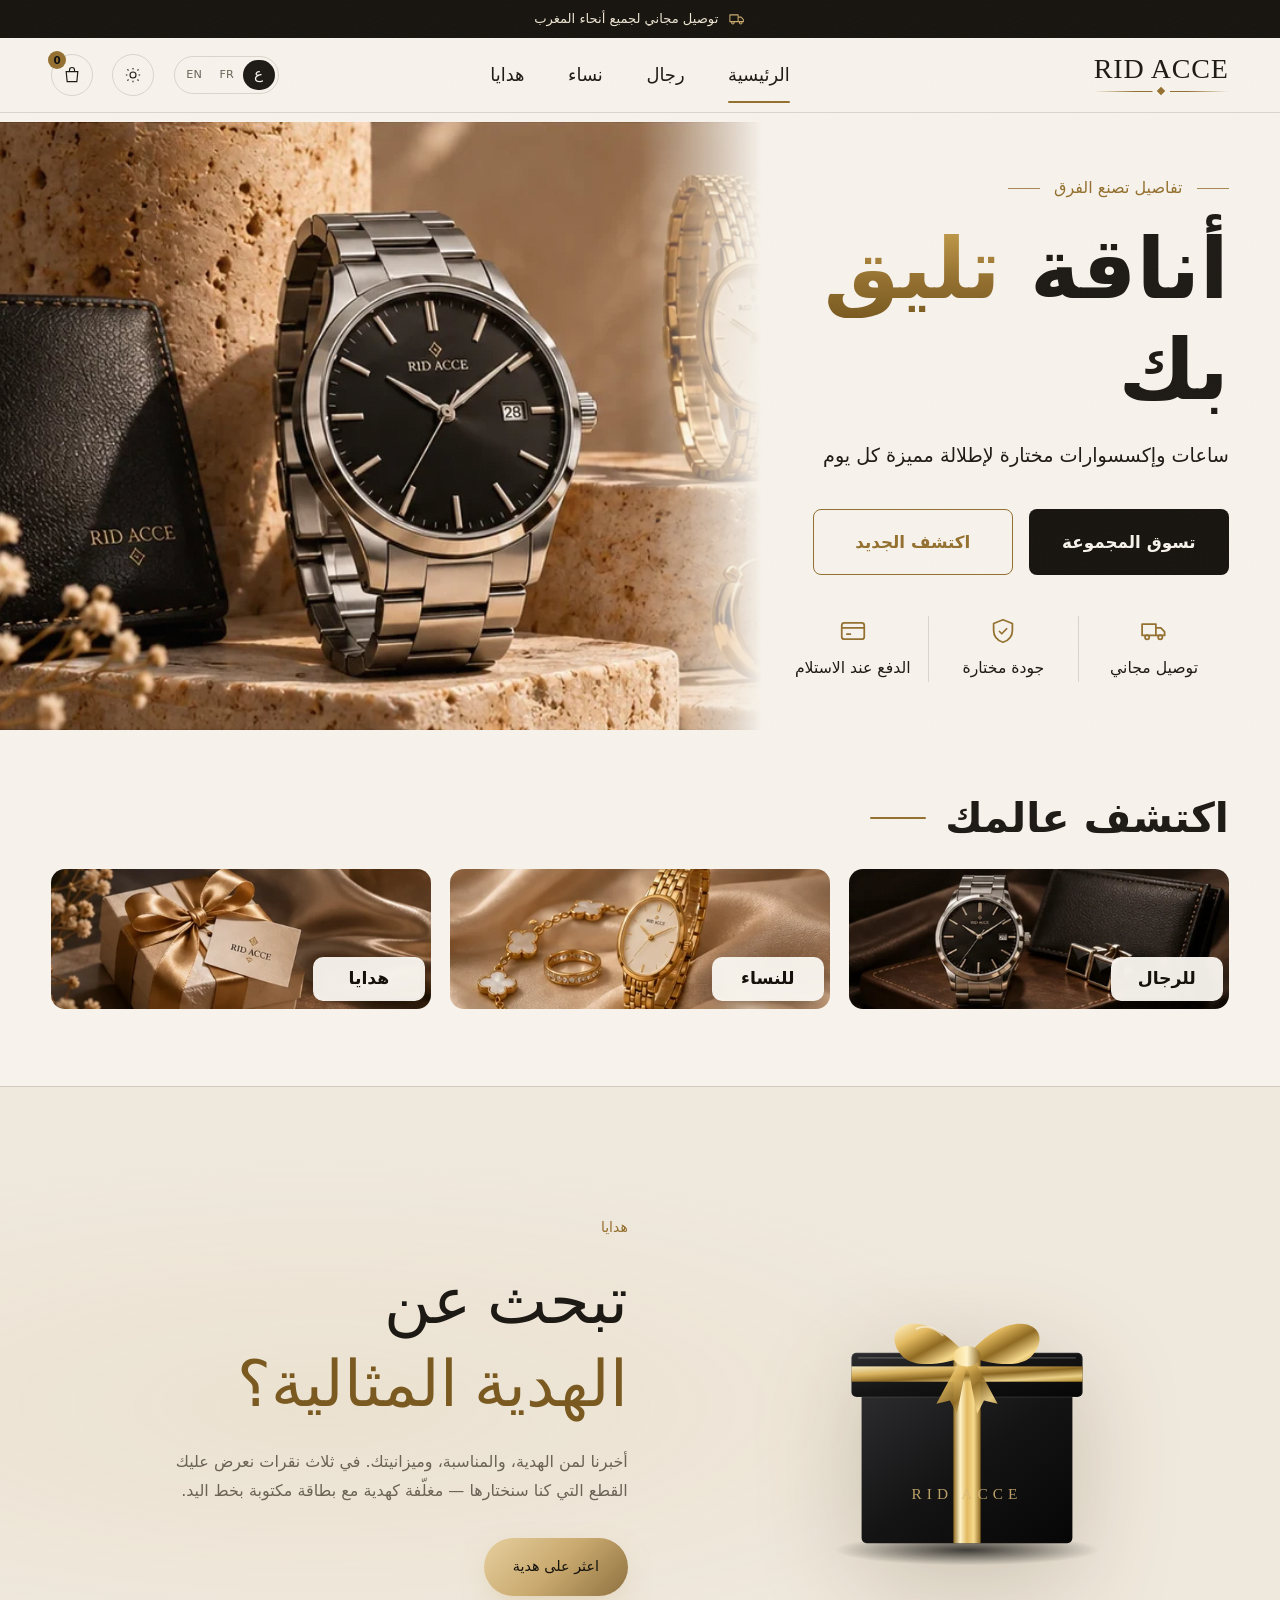
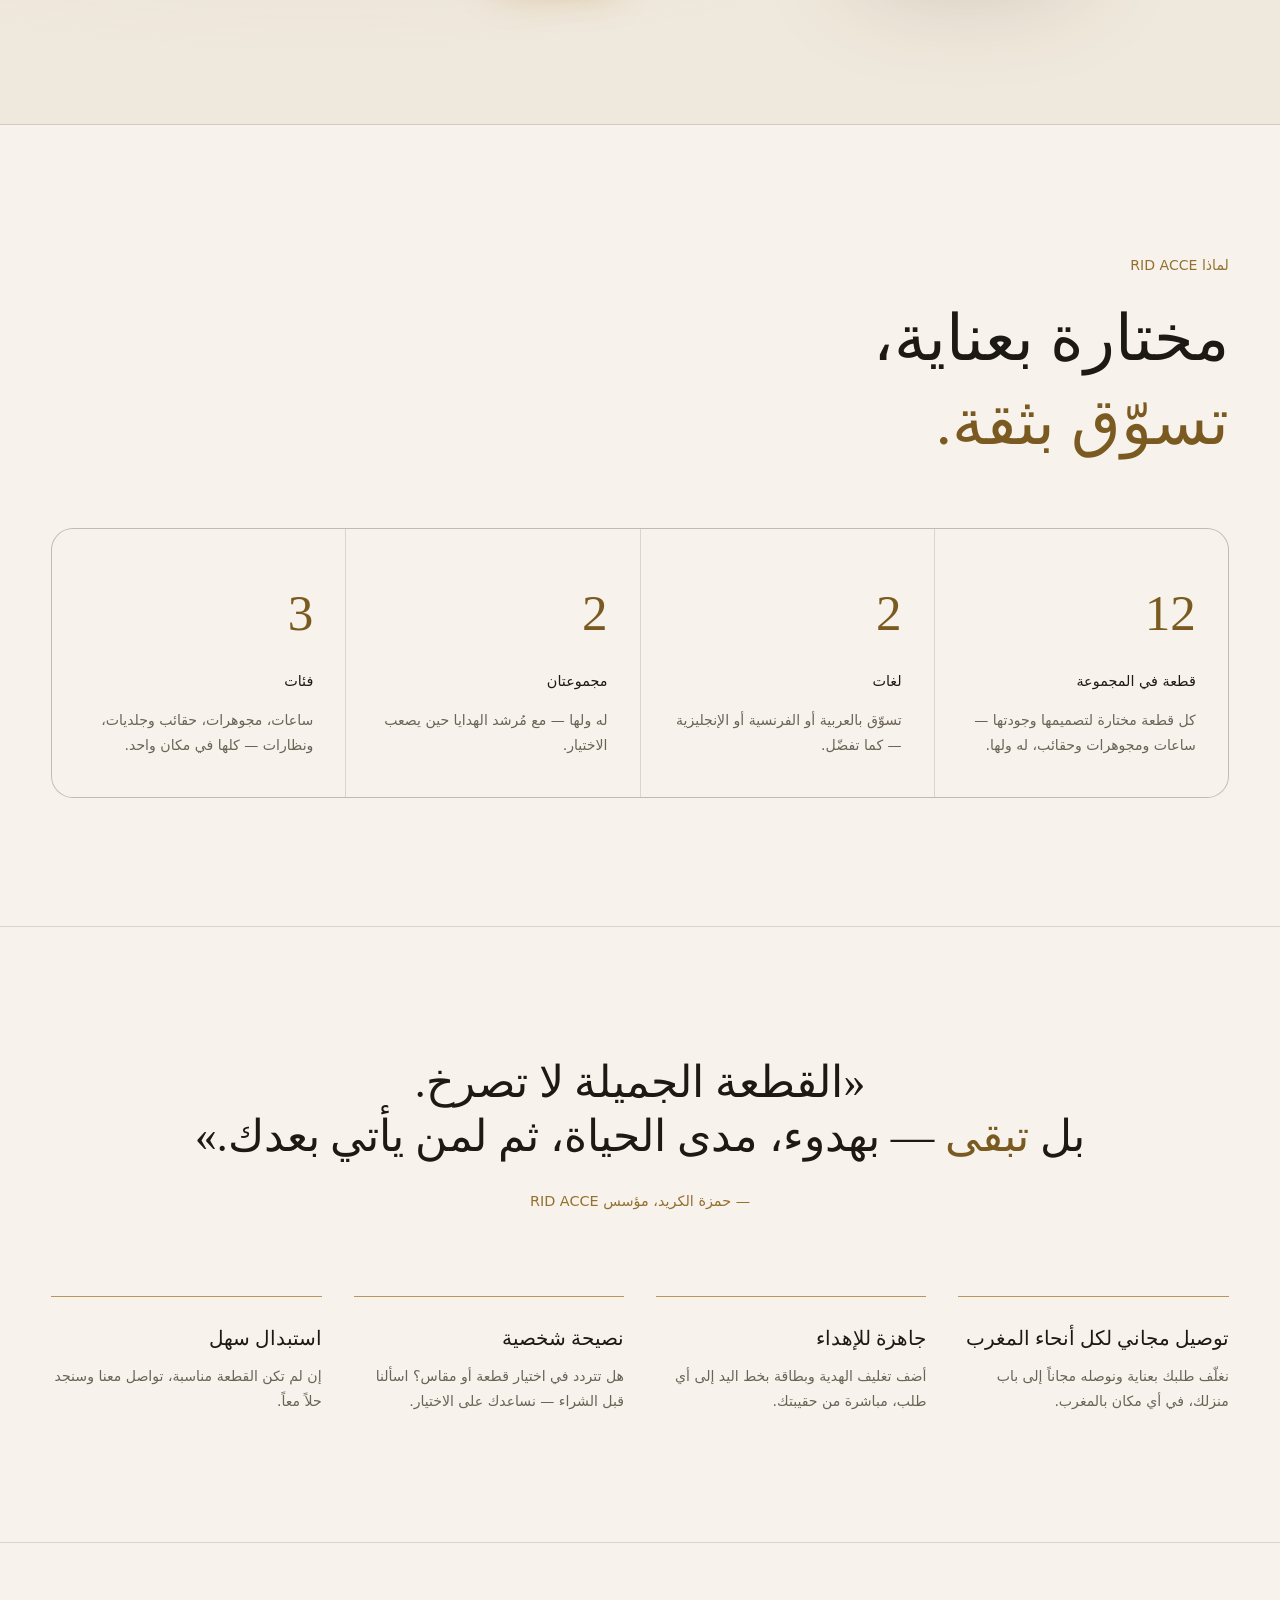
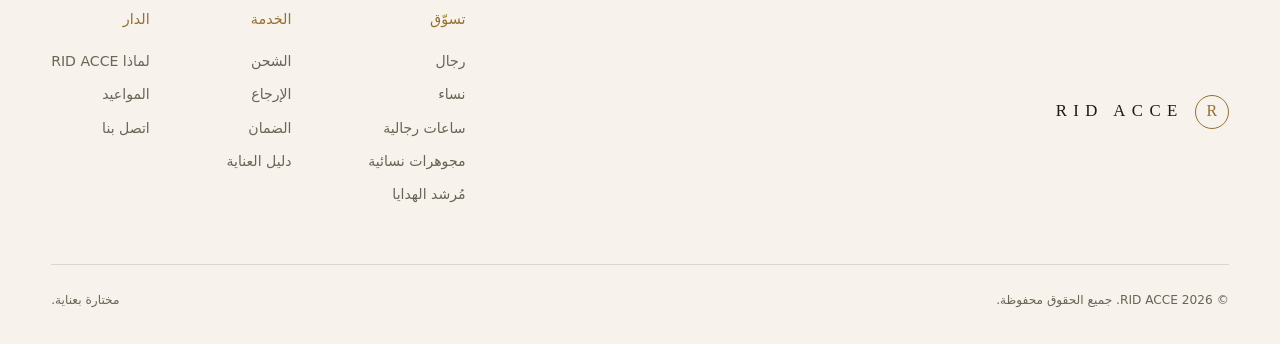
<file: index.html>
<!doctype html>
<html lang="ar" dir="rtl" data-theme="light">
<head>
  <meta charset="utf-8" />
  <meta http-equiv="Content-Security-Policy" content="default-src 'self'; script-src 'self' 'sha256-Z4vJcXo1nuBd4HbMQh7oSeFS3392m74tCaNqXwJExes='; style-src 'self' 'unsafe-inline' https://fonts.googleapis.com; font-src 'self' https://fonts.gstatic.com; img-src 'self' data: blob: https://afdgokyvhijffygvjqem.supabase.co; connect-src 'self' https://afdgokyvhijffygvjqem.supabase.co; object-src 'none'; base-uri 'self'; form-action 'self'; upgrade-insecure-requests" />
  <meta name="referrer" content="strict-origin-when-cross-origin" />
  <meta name="viewport" content="width=device-width, initial-scale=1" />
  <title>RID ACCE — Watches, Accessories & Bags</title>
  <meta name="description" content="RID ACCE by Hamza Elkrid — watches, jewellery, accessories and bags for men and women. Prices in Moroccan dirhams." />
  <script>
    /* language + theme before first paint (Arabic and light by default) */
    (function () {
      var d = document.documentElement, l = "ar", t = "light";
      try { l = localStorage.getItem("aurele-lang") || "ar"; t = localStorage.getItem("aurele-theme") || "light"; } catch (e) {}
      if (["ar", "fr", "en"].indexOf(l) < 0) l = "ar";
      d.lang = l; d.dir = l === "ar" ? "rtl" : "ltr"; d.setAttribute("data-theme", t === "light" ? "light" : "dark");
      setTimeout(function () { d.classList.add("i18n-ready"); }, 1500);
    })();
  </script>
  <link rel="preconnect" href="https://fonts.googleapis.com" />
  <link rel="preconnect" href="https://fonts.gstatic.com" crossorigin />
  <link href="https://fonts.googleapis.com/css2?family=Amiri:wght@400;700&family=Fraunces:ital,opsz,wght@0,9..144,300;0,9..144,400;0,9..144,500;1,9..144,300;1,9..144,400&family=IBM+Plex+Sans+Arabic:wght@300;400;500;600;700&family=Manrope:wght@300;400;500;600&display=swap" rel="stylesheet" />
  <link rel="stylesheet" href="styles.css?v=17" />
</head>
<body data-page="home">
  <div class="grain" aria-hidden="true"></div>

  <!-- ============ HEADER ============ -->
  <header class="header" id="header">
    <div class="topbar"><svg viewBox="0 0 24 24" width="18" height="18" fill="none" stroke="currentColor" stroke-width="1.4" stroke-linejoin="round" aria-hidden="true"><path d="M2.5 6.5h11v9h-11z"/><path d="M13.5 9.5h4l3 3.2v2.8h-7"/><circle cx="6.5" cy="17" r="1.7"/><circle cx="17" cy="17" r="1.7"/></svg><span data-i18n="topbar">Free delivery across Morocco</span></div>
    <div class="header-row">
    <a href="index.html" class="logo" aria-label="RID ACCE">
      <span class="logo-word">RID ACCE</span><span class="logo-orn" aria-hidden="true"></span>
    </a>
    <nav class="nav" id="nav">
      <a href="index.html" data-nav="home" data-i18n="nav.home">Home</a>
      <a href="shop.html?g=men" data-nav="men" data-i18n="nav.men">Men</a>
      <a href="shop.html?g=women" data-nav="women" data-i18n="nav.women">Women</a>
      <a href="gifts.html" data-nav="gifts" data-i18n="nav.gifts">Gifts</a>
    </nav>
    <div class="header-actions">
      <div class="lang-switch" role="group" aria-label="Language · اللغة · Langue">
        <button data-lang="ar" lang="ar" title="العربية">ع</button>
        <button data-lang="fr" lang="fr" title="Français">FR</button>
        <button data-lang="en" lang="en" title="English">EN</button>
      </div>
      <button class="theme-btn" id="themeBtn" aria-label="Theme">
        <svg class="moon" viewBox="0 0 24 24" width="18" height="18" fill="none" stroke="currentColor" stroke-width="1.5" aria-hidden="true"><path d="M20.5 14.2A8.5 8.5 0 1 1 9.8 3.5a6.8 6.8 0 0 0 10.7 10.7z"/></svg>
        <svg class="sun" viewBox="0 0 24 24" width="18" height="18" fill="none" stroke="currentColor" stroke-width="1.5" aria-hidden="true"><circle cx="12" cy="12" r="4"/><path d="M12 2.5v2M12 19.5v2M4.6 4.6 6 6M18 18l1.4 1.4M2.5 12h2M19.5 12h2M4.6 19.4 6 18M18 6l1.4-1.4"/></svg>
      </button>
      <button class="bag-btn" id="bagBtn" aria-label="Bag">
        <svg viewBox="0 0 24 24" width="20" height="20" fill="none" stroke="currentColor" stroke-width="1.4" aria-hidden="true"><path d="M5 8h14l-1.2 12H6.2z"/><path d="M9 8V6a3 3 0 0 1 6 0v2"/></svg>
        <span class="bag-count" id="bagCount">0</span>
      </button>
      <button class="menu-btn" id="menuBtn" aria-label="Menu"><span></span><span></span></button>
    </div>
    </div>
  </header>

  <main id="top">
    <!-- ============ HERO ============ -->
    <section class="hero2">
      <div class="hero2-copy">
        <p class="hero2-eyebrow reveal" data-i18n="h2.eyebrow">Details that make the difference</p>
        <h1 class="hero2-title reveal" data-i18n-html="h2.title">Elegance <em>made</em> for you</h1>
        <p class="hero2-sub reveal" data-i18n="h2.sub">Watches and accessories, chosen for a distinctive look every day.</p>
        <div class="hero2-ctas reveal">
          <a href="shop.html" class="btn btn-ink" data-i18n="h2.ctaShop">Shop the collection</a>
          <a href="#world" class="btn btn-line" data-i18n="h2.ctaNew">Discover what's new</a>
        </div>
        <ul class="hero2-trust reveal">
          <li><svg viewBox="0 0 24 24" width="30" height="30" fill="none" stroke="currentColor" stroke-width="1.4" stroke-linejoin="round" aria-hidden="true"><path d="M2.5 6.5h11v9h-11z"/><path d="M13.5 9.5h4l3 3.2v2.8h-7"/><circle cx="6.5" cy="17" r="1.7"/><circle cx="17" cy="17" r="1.7"/></svg><span data-i18n="h2.trust1">Free delivery</span></li>
          <li><svg viewBox="0 0 24 24" width="30" height="30" fill="none" stroke="currentColor" stroke-width="1.4" stroke-linejoin="round" aria-hidden="true"><path d="M12 3 4.5 6v5.5c0 4.6 3.2 8 7.5 9.5 4.3-1.5 7.5-4.9 7.5-9.5V6z"/><path d="m8.8 12 2.2 2.2 4.3-4.4"/></svg><span data-i18n="h2.trust2">Selected quality</span></li>
          <li><svg viewBox="0 0 24 24" width="30" height="30" fill="none" stroke="currentColor" stroke-width="1.4" stroke-linejoin="round" aria-hidden="true"><rect x="3" y="5.5" width="18" height="13" rx="2"/><path d="M3 9.5h18M6.5 14.5h4"/></svg><span data-i18n="h2.trust3">Cash on delivery</span></li>
        </ul>
      </div>
      <div class="hero2-photo">
        <img src="images/brand/hero.webp" alt="" width="950" height="523" fetchpriority="high" decoding="async" />
      </div>
    </section>

    <!-- ============ DISCOVER YOUR WORLD ============ -->
    <section class="world" id="world">
      <h2 class="world-title reveal" data-i18n="world.title">Discover your world</h2>
      <div class="world-grid">
        <a href="shop.html?g=men" class="world-card reveal">
          <img src="images/brand/world-men.webp" alt="" width="1022" height="374" loading="lazy" decoding="async" />
          <span class="world-chip" data-i18n="world.men">For him</span>
        </a>
        <a href="shop.html?g=women" class="world-card reveal">
          <img src="images/brand/world-women.webp" alt="" width="994" height="374" loading="lazy" decoding="async" />
          <span class="world-chip" data-i18n="world.women">For her</span>
        </a>
        <a href="gifts.html" class="world-card reveal">
          <img src="images/brand/world-gifts.webp" alt="" width="1012" height="374" loading="lazy" decoding="async" />
          <span class="world-chip" data-i18n="world.gifts">Gifts</span>
        </a>
      </div>
    </section>

    <!-- ============ SPECIAL OFFERS (shown only when there are discounts or packs) ============ -->
    <section class="deals" id="deals" hidden>
      <div class="deals-head">
        <h2 class="world-title" data-i18n="deals.title">Special offers</h2>
        <p class="deals-sub" data-i18n="deals.sub">Discounts and packs, for a limited time.</p>
      </div>
      <div class="grid" id="dealsGrid"></div>
    </section>

    <!-- ============ GIFT FINDER TEASER ============ -->
    <section class="section teaser">
      <div class="teaser-watch reveal" id="teaserGift"></div>
      <div class="teaser-copy">
        <p class="eyebrow reveal" data-i18n="teaser.eyebrow">Cadeaux</p>
        <h2 class="section-title reveal" data-i18n-html="teaser.title">Looking for<br /><em>the perfect gift?</em></h2>
        <p class="reveal" data-i18n="teaser.p">Tell us who it's for, the occasion and your budget. In three taps we'll show you the pieces we would choose — gift-wrapped, with a handwritten card.</p>
        <a href="gifts.html" class="btn btn-gold reveal" data-i18n="teaser.btn">Find a gift</a>
      </div>
    </section>

    <!-- ============ CRAFT ============ -->
    <section class="section craft" id="craft">
      <p class="eyebrow reveal" data-i18n="craft.eyebrow">Why RID ACCE</p>
      <h2 class="section-title reveal" data-i18n-html="craft.title">Chosen with care,<br /><em>bought with confidence.</em></h2>
      <div class="craft-grid">
        <article class="craft-card reveal">
          <span class="craft-num" data-count="16" data-count-products>0</span>
          <h3 data-i18n="craft.1.h">Pieces in the collection</h3>
          <p data-i18n="craft.1.p">Every piece is chosen for its design and its quality — watches, jewellery and bags, for him and for her.</p>
        </article>
        <article class="craft-card reveal">
          <span class="craft-num" data-count="3">0</span>
          <h3 data-i18n="craft.2.h">Languages</h3>
          <p data-i18n="craft.2.p">Shop in Arabic, French or English — whichever feels like home.</p>
        </article>
        <article class="craft-card reveal">
          <span class="craft-num" data-count="2">0</span>
          <h3 data-i18n="craft.3.h">Collections</h3>
          <p data-i18n="craft.3.p">For him and for her — plus a Gift Finder when you're not sure what to choose.</p>
        </article>
        <article class="craft-card reveal">
          <span class="craft-num" data-count="4">0</span>
          <h3 data-i18n="craft.4.h">Categories</h3>
          <p data-i18n="craft.4.p">Watches, jewellery, bags & leather, and eyewear — all in one place.</p>
        </article>
      </div>
    </section>

    <!-- ============ MAISON ============ -->
    <section class="section maison" id="maison">
      <blockquote class="reveal">
        <p data-i18n-html="maison.quote">“A beautiful object should not shout.<br />It should <em>stay</em> — quietly, for a lifetime, and then for someone else's.”</p>
        <cite data-i18n="maison.cite">— Hamza Elkrid, founder of RID ACCE</cite>
      </blockquote>
      <div class="promises">
        <div class="reveal"><h4 data-i18n="promise.1.h">Free delivery across Morocco</h4><p data-i18n="promise.1.p">Carefully packed and delivered free of charge to your door, anywhere in Morocco.</p></div>
        <div class="reveal"><h4 data-i18n="promise.2.h">Gift-ready</h4><p data-i18n="promise.2.p">Add gift wrapping and a handwritten card to any order, right in your bag.</p></div>
        <div class="reveal"><h4 data-i18n="promise.3.h">Personal advice</h4><p data-i18n="promise.3.p">Not sure about a piece or a size? Ask us before you buy — we'll help you choose.</p></div>
        <div class="reveal"><h4 data-i18n="promise.4.h">Easy exchange</h4><p data-i18n="promise.4.p">If something isn't right, contact us and we'll find a solution together.</p></div>
      </div>
    </section>

  </main>

  <!-- ============ FOOTER ============ -->
  <footer class="footer">
    <div class="footer-top">
      <a href="index.html" class="logo"><span class="logo-mark">R</span><span class="logo-word">RID ACCE</span></a>
      <div class="footer-cols">
        <div><h5 data-i18n="footer.shop">Shop</h5><a href="shop.html?g=men" data-i18n="nav.men">Men</a><a href="shop.html?g=women" data-i18n="nav.women">Women</a><a href="shop.html?g=men&c=Watches" data-i18n="footer.menWatches">Men's watches</a><a href="shop.html?g=women&c=Jewellery" data-i18n="footer.womenJewellery">Women's jewellery</a><a href="gifts.html" data-i18n="footer.giftFinder">Gift Finder</a></div>
        <div><h5 data-i18n="footer.service">Service</h5><a href="index.html#maison" data-i18n="footer.shipping">Shipping</a><a href="index.html#maison" data-i18n="footer.returns">Returns</a><a href="index.html#maison" data-i18n="footer.warranty">Warranty</a><a href="index.html#maison" data-i18n="footer.care">Care guide</a></div>
        <div><h5 data-i18n="footer.maison">Maison</h5><a href="index.html#craft" data-i18n="footer.savoir">Why RID ACCE</a><a href="index.html#maison" data-i18n="footer.appointments">Appointments</a><a href="index.html#maison" data-i18n="footer.contact">Contact</a></div>
      </div>
    </div>
    <div class="footer-bottom">
      <span data-i18n="footer.rights">© 2026 RID ACCE. All rights reserved.</span>
      <span data-i18n="footer.tag">Chosen with care.</span>
    </div>
  </footer>

  <!-- ============ PRODUCT MODAL (mini atelier) ============ -->
  <div class="modal" id="modal" aria-hidden="true">
    <div class="modal-backdrop" data-close></div>
    <div class="modal-card" role="dialog" aria-modal="true" aria-labelledby="modalName">
      <button class="icon-close" data-close aria-label="Close">✕</button>
      <div class="modal-visual" id="modalWatch"></div>
      <div class="modal-info">
        <div class="modal-body">
          <p class="eyebrow" id="modalCat"></p>
          <h3 id="modalName"></h3>
          <p class="modal-price" id="modalPrice"></p>
          <p class="modal-desc" id="modalDesc"></p>
          <div class="modal-options" id="modalOptions"></div>
          <details class="spec-toggle">
            <summary data-i18n="modal.specs">Specifications</summary>
            <dl class="specs" id="modalSpecs"></dl>
          </details>
        </div>
        <div class="modal-buy">
          <div>
            <small id="modalBuyNote">As shown</small>
            <strong id="modalBuyPrice"></strong>
            <button class="reset-link" id="modalReset" hidden data-i18n="modal.reset">Reset to original</button>
          </div>
          <button class="btn btn-gold" id="modalAdd" data-i18n="modal.add">Add to bag</button>
        </div>
      </div>
    </div>
  </div>

  <!-- ============ BAG DRAWER ============ -->
  <aside class="drawer" id="drawer" aria-hidden="true">
    <div class="drawer-backdrop" data-close-drawer></div>
    <div class="drawer-panel">
      <div class="drawer-head">
        <h3 data-i18n="bag.title">Your bag</h3>
        <button class="icon-close" data-close-drawer aria-label="Close">✕</button>
      </div>
      <div class="drawer-items" id="drawerItems"></div>
      <div class="drawer-foot">
        <div class="row"><span data-i18n="bag.subtotal">Subtotal</span><strong id="drawerTotal">0</strong></div>
        <div class="row muted"><span data-i18n="bag.shipping">Delivery</span><span data-i18n="bag.shippingFree">Free</span></div>
        <button class="btn btn-gold btn-block" id="checkoutBtn" data-i18n="bag.checkout">Proceed to checkout</button>
      </div>
    </div>
  </aside>

  <div class="toast" id="toast" role="status"></div>

  <script src="config.js?v=4"></script>
  <script src="products-seed.js?v=1"></script>
  <script src="i18n.js?v=18"></script>
  <script src="app.js?v=21"></script>
</body>
</html>
</file>
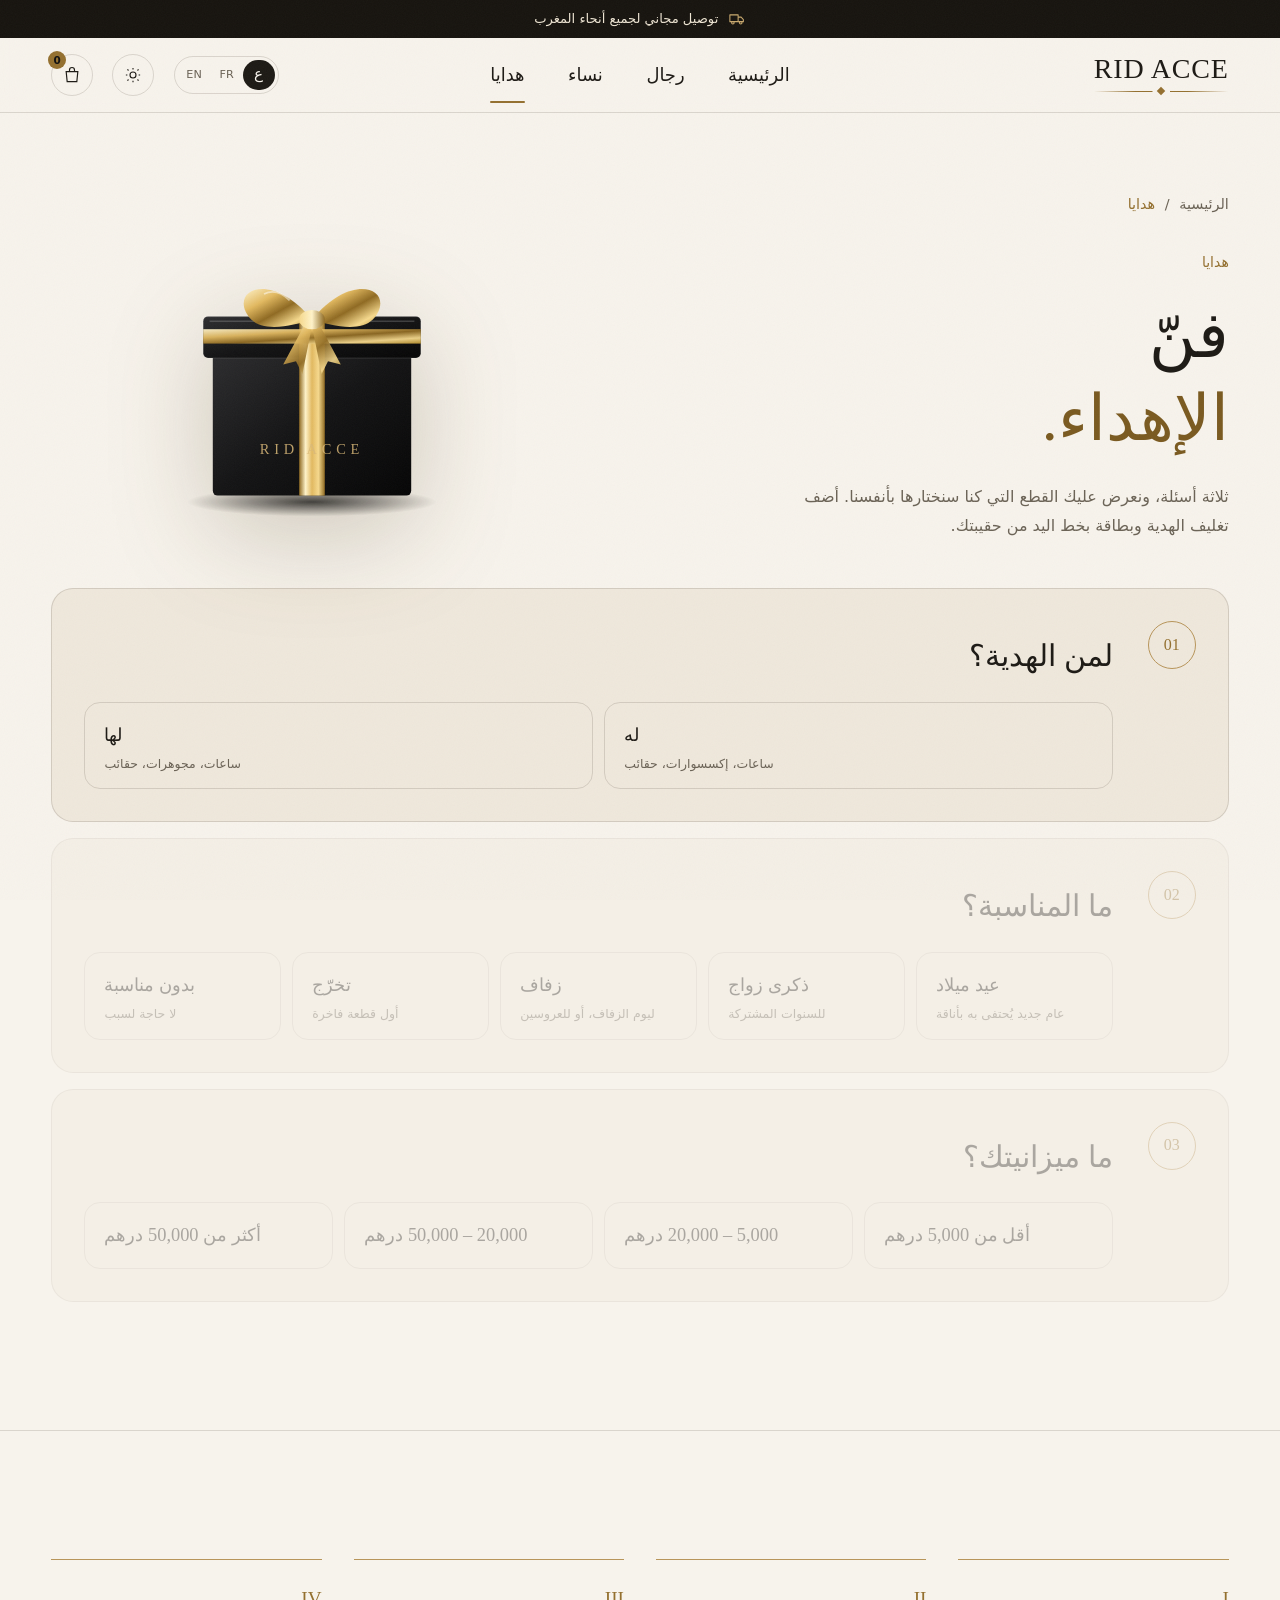
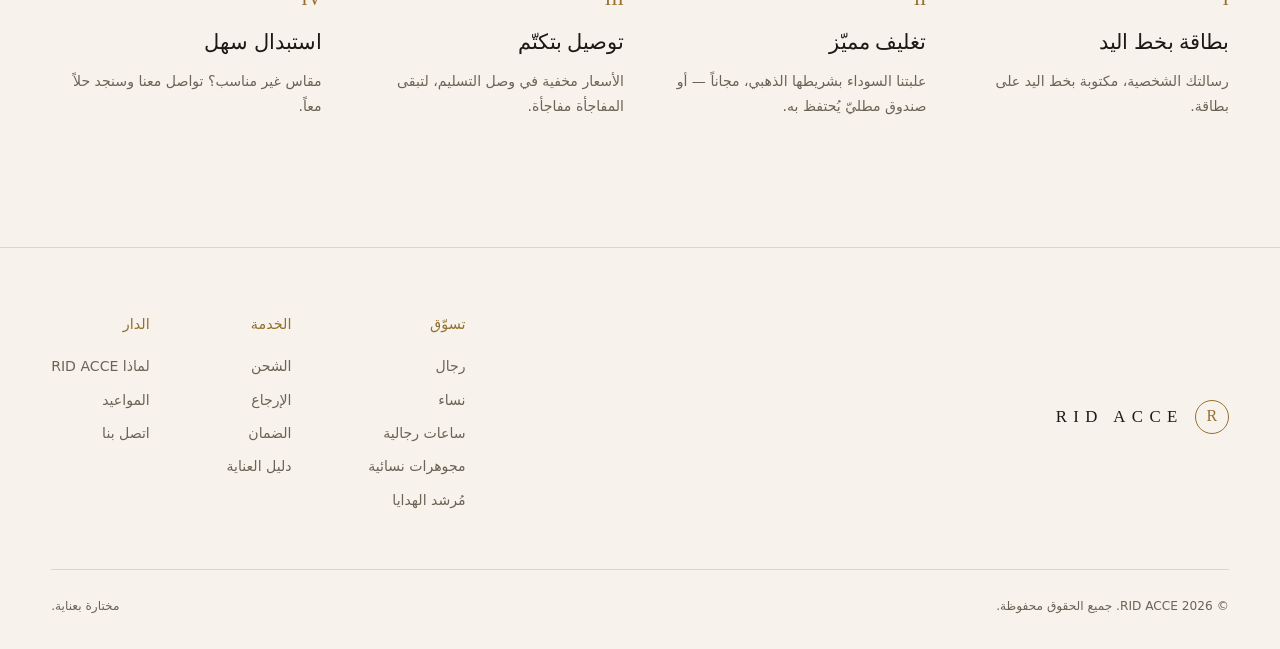
<file: gifts.html>
<!doctype html>
<html lang="ar" dir="rtl" data-theme="light">
<head>
  <meta charset="utf-8" />
  <meta http-equiv="Content-Security-Policy" content="default-src 'self'; script-src 'self' 'sha256-Z4vJcXo1nuBd4HbMQh7oSeFS3392m74tCaNqXwJExes='; style-src 'self' 'unsafe-inline' https://fonts.googleapis.com; font-src 'self' https://fonts.gstatic.com; img-src 'self' data: blob: https://afdgokyvhijffygvjqem.supabase.co; connect-src 'self' https://afdgokyvhijffygvjqem.supabase.co; object-src 'none'; base-uri 'self'; form-action 'self'; upgrade-insecure-requests" />
  <meta name="referrer" content="strict-origin-when-cross-origin" />
  <meta name="viewport" content="width=device-width, initial-scale=1" />
  <title>Gifts — RID ACCE</title>
  <meta name="description" content="Find the perfect gift at RID ACCE: watches, jewellery, accessories and bags for him and for her, gift-wrapped with a handwritten card." />
  <script>
    /* language + theme before first paint (Arabic and light by default) */
    (function () {
      var d = document.documentElement, l = "ar", t = "light";
      try { l = localStorage.getItem("aurele-lang") || "ar"; t = localStorage.getItem("aurele-theme") || "light"; } catch (e) {}
      if (["ar", "fr", "en"].indexOf(l) < 0) l = "ar";
      d.lang = l; d.dir = l === "ar" ? "rtl" : "ltr"; d.setAttribute("data-theme", t === "light" ? "light" : "dark");
      setTimeout(function () { d.classList.add("i18n-ready"); }, 1500);
    })();
  </script>
  <link rel="preconnect" href="https://fonts.googleapis.com" />
  <link rel="preconnect" href="https://fonts.gstatic.com" crossorigin />
  <link href="https://fonts.googleapis.com/css2?family=Amiri:wght@400;700&family=Fraunces:ital,opsz,wght@0,9..144,300;0,9..144,400;0,9..144,500;1,9..144,300;1,9..144,400&family=IBM+Plex+Sans+Arabic:wght@300;400;500;600;700&family=Manrope:wght@300;400;500;600&display=swap" rel="stylesheet" />
  <link rel="stylesheet" href="styles.css?v=17" />
</head>
<body data-page="gifts" class="inner-page">
  <div class="grain" aria-hidden="true"></div>

  <!-- ============ HEADER ============ -->
  <header class="header" id="header">
    <div class="topbar"><svg viewBox="0 0 24 24" width="18" height="18" fill="none" stroke="currentColor" stroke-width="1.4" stroke-linejoin="round" aria-hidden="true"><path d="M2.5 6.5h11v9h-11z"/><path d="M13.5 9.5h4l3 3.2v2.8h-7"/><circle cx="6.5" cy="17" r="1.7"/><circle cx="17" cy="17" r="1.7"/></svg><span data-i18n="topbar">Free delivery across Morocco</span></div>
    <div class="header-row">
    <a href="index.html" class="logo" aria-label="RID ACCE">
      <span class="logo-word">RID ACCE</span><span class="logo-orn" aria-hidden="true"></span>
    </a>
    <nav class="nav" id="nav">
      <a href="index.html" data-nav="home" data-i18n="nav.home">Home</a>
      <a href="shop.html?g=men" data-nav="men" data-i18n="nav.men">Men</a>
      <a href="shop.html?g=women" data-nav="women" data-i18n="nav.women">Women</a>
      <a href="gifts.html" data-nav="gifts" data-i18n="nav.gifts">Gifts</a>
    </nav>
    <div class="header-actions">
      <div class="lang-switch" role="group" aria-label="Language · اللغة · Langue">
        <button data-lang="ar" lang="ar" title="العربية">ع</button>
        <button data-lang="fr" lang="fr" title="Français">FR</button>
        <button data-lang="en" lang="en" title="English">EN</button>
      </div>
      <button class="theme-btn" id="themeBtn" aria-label="Theme">
        <svg class="moon" viewBox="0 0 24 24" width="18" height="18" fill="none" stroke="currentColor" stroke-width="1.5" aria-hidden="true"><path d="M20.5 14.2A8.5 8.5 0 1 1 9.8 3.5a6.8 6.8 0 0 0 10.7 10.7z"/></svg>
        <svg class="sun" viewBox="0 0 24 24" width="18" height="18" fill="none" stroke="currentColor" stroke-width="1.5" aria-hidden="true"><circle cx="12" cy="12" r="4"/><path d="M12 2.5v2M12 19.5v2M4.6 4.6 6 6M18 18l1.4 1.4M2.5 12h2M19.5 12h2M4.6 19.4 6 18M18 6l1.4-1.4"/></svg>
      </button>
      <button class="bag-btn" id="bagBtn" aria-label="Bag">
        <svg viewBox="0 0 24 24" width="20" height="20" fill="none" stroke="currentColor" stroke-width="1.4" aria-hidden="true"><path d="M5 8h14l-1.2 12H6.2z"/><path d="M9 8V6a3 3 0 0 1 6 0v2"/></svg>
        <span class="bag-count" id="bagCount">0</span>
      </button>
      <button class="menu-btn" id="menuBtn" aria-label="Menu"><span></span><span></span></button>
    </div>
    </div>
  </header>

  <main>
    <!-- ============ GIFTS HERO ============ -->
    <section class="section page-top gifts-hero">
      <div>
        <nav class="crumbs" aria-label="Breadcrumb">
          <a href="index.html" data-i18n="crumbs.home">Home</a><span>/</span><b data-i18n="crumbs.gifts">Gifts</b>
        </nav>
        <p class="eyebrow" data-i18n="gifts.eyebrow">Cadeaux</p>
        <h1 class="section-title" data-i18n-html="gifts.title">The art of<br /><em>giving well.</em></h1>
        <p class="gifts-sub" data-i18n="gifts.sub">Three questions, and we'll show you the pieces we would choose ourselves. Add gift wrapping and a handwritten card in your bag.</p>
      </div>
      <div class="gifts-art" id="giftHeroArt"></div>
    </section>

    <!-- ============ FINDER ============ -->
    <section class="section finder-wrap">
      <div class="finder" id="finder">
        <div class="step">
          <div class="step-num">01</div>
          <div class="step-body">
            <div class="step-head"><h3 data-i18n="step.1">Who is it for?</h3><span class="step-choice"></span></div>
            <div class="pick-row">
              <button class="pick" data-pick="g" data-v="men"><b data-i18n="gender.men">For him</b><small data-i18n="pick.men.small">Watches, accessories, bags</small></button>
              <button class="pick" data-pick="g" data-v="women"><b data-i18n="gender.women">For her</b><small data-i18n="pick.women.small">Watches, jewellery, bags</small></button>
            </div>
          </div>
        </div>
        <div class="step">
          <div class="step-num">02</div>
          <div class="step-body">
            <div class="step-head"><h3 data-i18n="step.2">What's the occasion?</h3><span class="step-choice"></span></div>
            <div class="pick-row">
              <button class="pick" data-pick="o" data-v="birthday"><b data-i18n="occ.birthday">Birthday</b><small data-i18n="occ.birthday.small">Another year, beautifully marked</small></button>
              <button class="pick" data-pick="o" data-v="anniversary"><b data-i18n="occ.anniversary">Anniversary</b><small data-i18n="occ.anniversary.small">For the years shared</small></button>
              <button class="pick" data-pick="o" data-v="wedding"><b data-i18n="occ.wedding">Wedding</b><small data-i18n="occ.wedding.small">For the day itself, or the couple</small></button>
              <button class="pick" data-pick="o" data-v="graduation"><b data-i18n="occ.graduation">Graduation</b><small data-i18n="occ.graduation.small">A first fine piece</small></button>
              <button class="pick" data-pick="o" data-v="justbecause"><b data-i18n="occ.justbecause">Just because</b><small data-i18n="occ.justbecause.small">No reason needed</small></button>
            </div>
          </div>
        </div>
        <div class="step">
          <div class="step-num">03</div>
          <div class="step-body">
            <div class="step-head"><h3 data-i18n="step.3">What's your budget?</h3><span class="step-choice"></span></div>
            <div class="pick-row">
              <button class="pick" data-pick="b" data-v="b1"><b></b></button>
              <button class="pick" data-pick="b" data-v="b2"><b></b></button>
              <button class="pick" data-pick="b" data-v="b3"><b></b></button>
              <button class="pick" data-pick="b" data-v="b4"><b></b></button>
            </div>
          </div>
        </div>
      </div>

      <!-- ============ RESULTS ============ -->
      <div class="gift-results" id="giftResults" hidden>
        <div class="shop-head">
          <div>
            <p class="eyebrow" data-i18n="gifts.selection">Our selection</p>
            <h2 class="section-title" id="giftHeadline"></h2>
          </div>
          <div class="gift-actions">
            <button class="btn btn-ghost" id="giftRestart" data-i18n="gifts.restart">Start again</button>
            <a class="btn btn-ghost" id="giftBrowse" href="shop.html">Browse everything</a>
          </div>
        </div>
        <p class="gift-note" id="giftNote" hidden></p>
        <div class="grid" id="giftGrid"></div>
        <p class="gift-hint" data-i18n="gifts.hint">Tap a piece to personalise it — engraving and initials are always complimentary. Add your card message and wrapping in the bag.</p>
      </div>
    </section>

    <!-- ============ GIFT SERVICES ============ -->
    <section class="section gift-services">
      <div class="reveal"><span>I</span><h4 data-i18n="svc.1.h">A handwritten card</h4><p data-i18n="svc.1.p">Your personal message, written by hand on a card.</p></div>
      <div class="reveal"><span>II</span><h4 data-i18n="svc.2.h">Signature wrapping</h4><p data-i18n="svc.2.p">Our black box and gold ribbon, free — or a lacquered coffret to keep.</p></div>
      <div class="reveal"><span>III</span><h4 data-i18n="svc.3.h">Discreet delivery</h4><p data-i18n="svc.3.p">Prices hidden on the delivery note, so the surprise stays a surprise.</p></div>
      <div class="reveal"><span>IV</span><h4 data-i18n="svc.4.h">Easy exchange</h4><p data-i18n="svc.4.p">Wrong size? Contact us and we'll find a solution together.</p></div>
    </section>
  </main>

  <!-- ============ FOOTER ============ -->
  <footer class="footer">
    <div class="footer-top">
      <a href="index.html" class="logo"><span class="logo-mark">R</span><span class="logo-word">RID ACCE</span></a>
      <div class="footer-cols">
        <div><h5 data-i18n="footer.shop">Shop</h5><a href="shop.html?g=men" data-i18n="nav.men">Men</a><a href="shop.html?g=women" data-i18n="nav.women">Women</a><a href="shop.html?g=men&c=Watches" data-i18n="footer.menWatches">Men's watches</a><a href="shop.html?g=women&c=Jewellery" data-i18n="footer.womenJewellery">Women's jewellery</a><a href="gifts.html" data-i18n="footer.giftFinder">Gift Finder</a></div>
        <div><h5 data-i18n="footer.service">Service</h5><a href="index.html#maison" data-i18n="footer.shipping">Shipping</a><a href="index.html#maison" data-i18n="footer.returns">Returns</a><a href="index.html#maison" data-i18n="footer.warranty">Warranty</a><a href="index.html#maison" data-i18n="footer.care">Care guide</a></div>
        <div><h5 data-i18n="footer.maison">Maison</h5><a href="index.html#craft" data-i18n="footer.savoir">Why RID ACCE</a><a href="index.html#maison" data-i18n="footer.appointments">Appointments</a><a href="index.html#maison" data-i18n="footer.contact">Contact</a></div>
      </div>
    </div>
    <div class="footer-bottom">
      <span data-i18n="footer.rights">© 2026 RID ACCE. All rights reserved.</span>
      <span data-i18n="footer.tag">Chosen with care.</span>
    </div>
  </footer>

  <!-- ============ PRODUCT MODAL (mini atelier) ============ -->
  <div class="modal" id="modal" aria-hidden="true">
    <div class="modal-backdrop" data-close></div>
    <div class="modal-card" role="dialog" aria-modal="true" aria-labelledby="modalName">
      <button class="icon-close" data-close aria-label="Close">✕</button>
      <div class="modal-visual" id="modalWatch"></div>
      <div class="modal-info">
        <div class="modal-body">
          <p class="eyebrow" id="modalCat"></p>
          <h3 id="modalName"></h3>
          <p class="modal-price" id="modalPrice"></p>
          <p class="modal-desc" id="modalDesc"></p>
          <div class="modal-options" id="modalOptions"></div>
          <details class="spec-toggle">
            <summary data-i18n="modal.specs">Specifications</summary>
            <dl class="specs" id="modalSpecs"></dl>
          </details>
        </div>
        <div class="modal-buy">
          <div>
            <small id="modalBuyNote">As shown</small>
            <strong id="modalBuyPrice"></strong>
            <button class="reset-link" id="modalReset" hidden data-i18n="modal.reset">Reset to original</button>
          </div>
          <button class="btn btn-gold" id="modalAdd" data-i18n="modal.add">Add to bag</button>
        </div>
      </div>
    </div>
  </div>

  <!-- ============ BAG DRAWER ============ -->
  <aside class="drawer" id="drawer" aria-hidden="true">
    <div class="drawer-backdrop" data-close-drawer></div>
    <div class="drawer-panel">
      <div class="drawer-head">
        <h3 data-i18n="bag.title">Your bag</h3>
        <button class="icon-close" data-close-drawer aria-label="Close">✕</button>
      </div>
      <div class="drawer-items" id="drawerItems"></div>
      <div class="drawer-foot">
        <div class="row"><span data-i18n="bag.subtotal">Subtotal</span><strong id="drawerTotal">0</strong></div>
        <div class="row muted"><span data-i18n="bag.shipping">Delivery</span><span data-i18n="bag.shippingFree">Free</span></div>
        <button class="btn btn-gold btn-block" id="checkoutBtn" data-i18n="bag.checkout">Proceed to checkout</button>
      </div>
    </div>
  </aside>

  <div class="toast" id="toast" role="status"></div>

  <script src="config.js?v=4"></script>
  <script src="products-seed.js?v=1"></script>
  <script src="i18n.js?v=18"></script>
  <script src="app.js?v=21"></script>
</body>
</html>
</file>
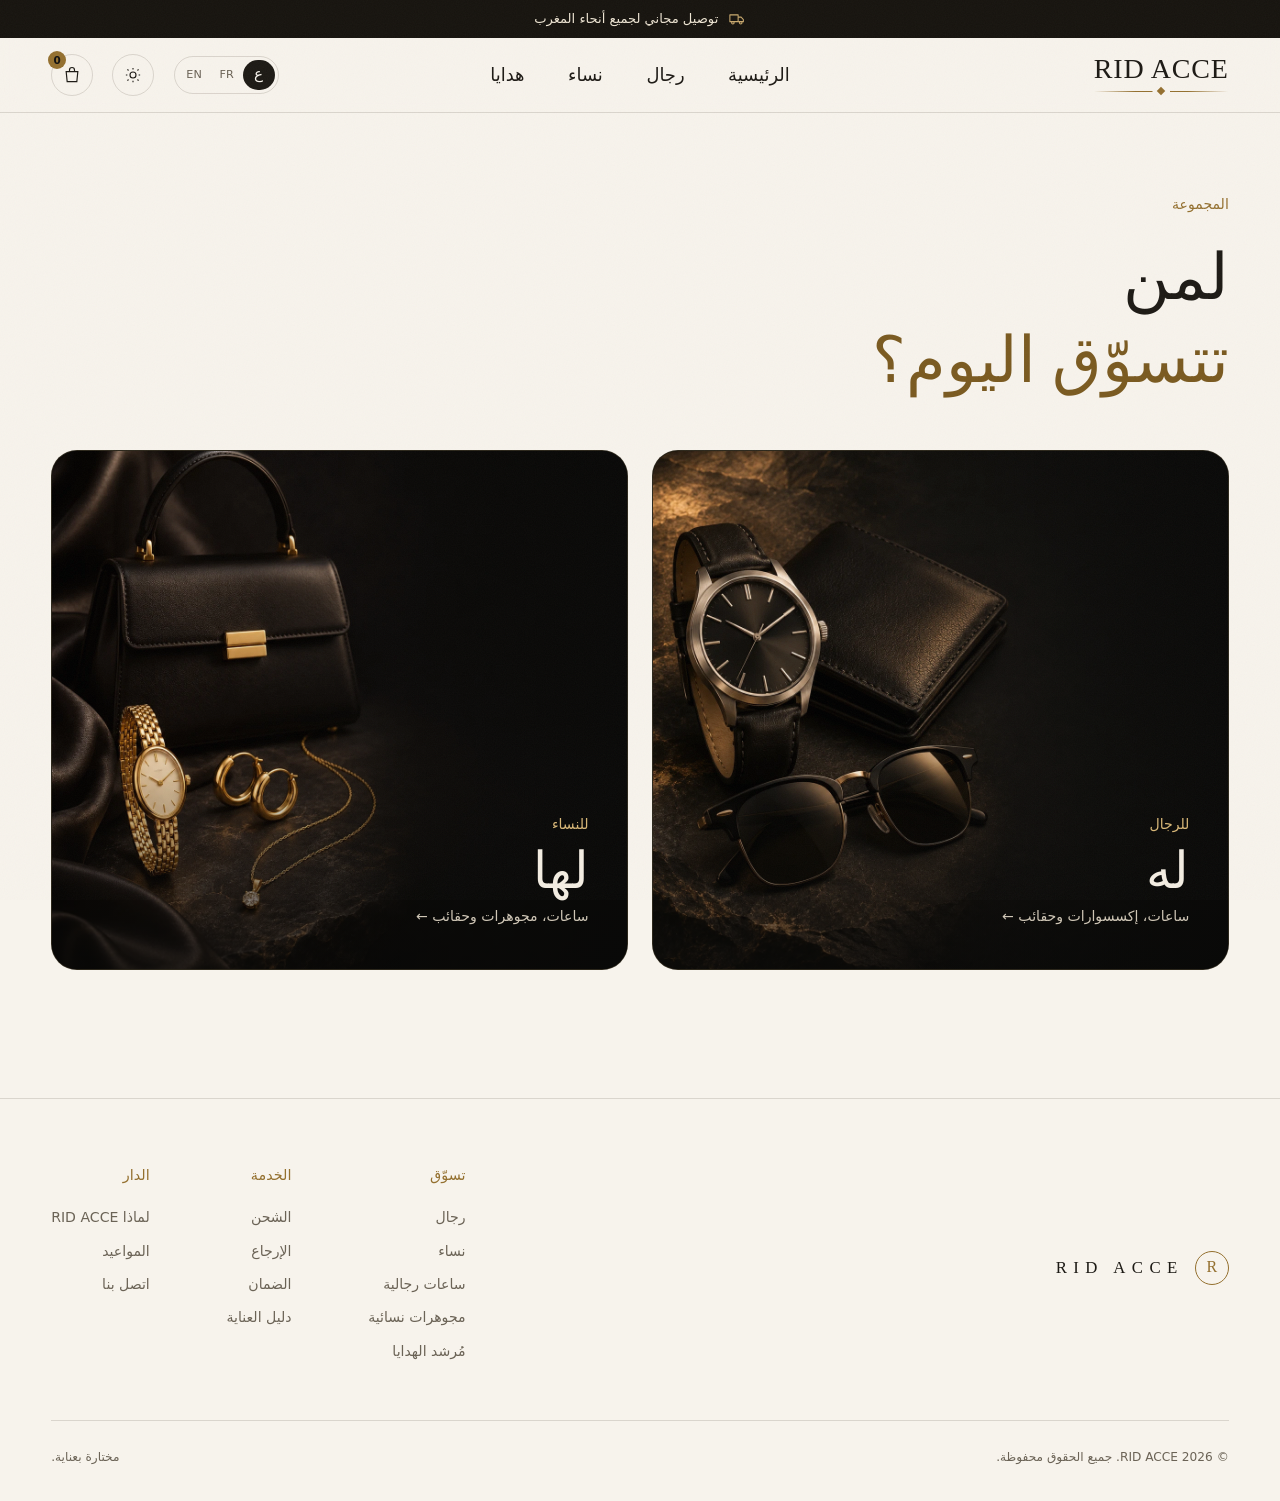
<file: shop.html>
<!doctype html>
<html lang="ar" dir="rtl" data-theme="light">
<head>
  <meta charset="utf-8" />
  <meta http-equiv="Content-Security-Policy" content="default-src 'self'; script-src 'self' 'sha256-Z4vJcXo1nuBd4HbMQh7oSeFS3392m74tCaNqXwJExes='; style-src 'self' 'unsafe-inline' https://fonts.googleapis.com; font-src 'self' https://fonts.gstatic.com; img-src 'self' data: blob: https://afdgokyvhijffygvjqem.supabase.co; connect-src 'self' https://afdgokyvhijffygvjqem.supabase.co; object-src 'none'; base-uri 'self'; form-action 'self'; upgrade-insecure-requests" />
  <meta name="referrer" content="strict-origin-when-cross-origin" />
  <meta name="viewport" content="width=device-width, initial-scale=1" />
  <title>The Collection — RID ACCE</title>
  <meta name="description" content="Shop RID ACCE: watches, jewellery, accessories, bags and eyewear for men and women." />
  <script>
    /* language + theme before first paint (Arabic and light by default) */
    (function () {
      var d = document.documentElement, l = "ar", t = "light";
      try { l = localStorage.getItem("aurele-lang") || "ar"; t = localStorage.getItem("aurele-theme") || "light"; } catch (e) {}
      if (["ar", "fr", "en"].indexOf(l) < 0) l = "ar";
      d.lang = l; d.dir = l === "ar" ? "rtl" : "ltr"; d.setAttribute("data-theme", t === "light" ? "light" : "dark");
      setTimeout(function () { d.classList.add("i18n-ready"); }, 1500);
    })();
  </script>
  <link rel="preconnect" href="https://fonts.googleapis.com" />
  <link rel="preconnect" href="https://fonts.gstatic.com" crossorigin />
  <link href="https://fonts.googleapis.com/css2?family=Amiri:wght@400;700&family=Fraunces:ital,opsz,wght@0,9..144,300;0,9..144,400;0,9..144,500;1,9..144,300;1,9..144,400&family=IBM+Plex+Sans+Arabic:wght@300;400;500;600;700&family=Manrope:wght@300;400;500;600&display=swap" rel="stylesheet" />
  <link rel="stylesheet" href="styles.css?v=17" />
</head>
<body data-page="shop" class="inner-page">
  <div class="grain" aria-hidden="true"></div>

  <!-- ============ HEADER ============ -->
  <header class="header" id="header">
    <div class="topbar"><svg viewBox="0 0 24 24" width="18" height="18" fill="none" stroke="currentColor" stroke-width="1.4" stroke-linejoin="round" aria-hidden="true"><path d="M2.5 6.5h11v9h-11z"/><path d="M13.5 9.5h4l3 3.2v2.8h-7"/><circle cx="6.5" cy="17" r="1.7"/><circle cx="17" cy="17" r="1.7"/></svg><span data-i18n="topbar">Free delivery across Morocco</span></div>
    <div class="header-row">
    <a href="index.html" class="logo" aria-label="RID ACCE">
      <span class="logo-word">RID ACCE</span><span class="logo-orn" aria-hidden="true"></span>
    </a>
    <nav class="nav" id="nav">
      <a href="index.html" data-nav="home" data-i18n="nav.home">Home</a>
      <a href="shop.html?g=men" data-nav="men" data-i18n="nav.men">Men</a>
      <a href="shop.html?g=women" data-nav="women" data-i18n="nav.women">Women</a>
      <a href="gifts.html" data-nav="gifts" data-i18n="nav.gifts">Gifts</a>
    </nav>
    <div class="header-actions">
      <div class="lang-switch" role="group" aria-label="Language · اللغة · Langue">
        <button data-lang="ar" lang="ar" title="العربية">ع</button>
        <button data-lang="fr" lang="fr" title="Français">FR</button>
        <button data-lang="en" lang="en" title="English">EN</button>
      </div>
      <button class="theme-btn" id="themeBtn" aria-label="Theme">
        <svg class="moon" viewBox="0 0 24 24" width="18" height="18" fill="none" stroke="currentColor" stroke-width="1.5" aria-hidden="true"><path d="M20.5 14.2A8.5 8.5 0 1 1 9.8 3.5a6.8 6.8 0 0 0 10.7 10.7z"/></svg>
        <svg class="sun" viewBox="0 0 24 24" width="18" height="18" fill="none" stroke="currentColor" stroke-width="1.5" aria-hidden="true"><circle cx="12" cy="12" r="4"/><path d="M12 2.5v2M12 19.5v2M4.6 4.6 6 6M18 18l1.4 1.4M2.5 12h2M19.5 12h2M4.6 19.4 6 18M18 6l1.4-1.4"/></svg>
      </button>
      <button class="bag-btn" id="bagBtn" aria-label="Bag">
        <svg viewBox="0 0 24 24" width="20" height="20" fill="none" stroke="currentColor" stroke-width="1.4" aria-hidden="true"><path d="M5 8h14l-1.2 12H6.2z"/><path d="M9 8V6a3 3 0 0 1 6 0v2"/></svg>
        <span class="bag-count" id="bagCount">0</span>
      </button>
      <button class="menu-btn" id="menuBtn" aria-label="Menu"><span></span><span></span></button>
    </div>
    </div>
  </header>

  <main>
    <!-- ============ STEP 1: CHOOSE (shown when no ?g=) ============ -->
    <section class="section choose page-top" id="chooser" hidden>
      <div class="choose-head">
        <p class="eyebrow" data-i18n="choose.eyebrow">The Collection</p>
        <h1 class="section-title" data-i18n-html="choose.title">Who are you<br /><em>shopping for?</em></h1>
      </div>
      <div class="shopby">
        <a href="shop.html?g=men" class="shop-tile">
          <img class="tile-photo" src="images/brand/for-him.webp" alt="" width="1254" height="1254" loading="lazy" decoding="async" />
          <div class="tile-copy">
            <p class="eyebrow" data-i18n="tile.men.eyebrow">Pour lui</p>
            <h3 data-i18n="tile.men.title">For Him</h3>
            <span data-i18n="tile.men.desc">Watches, accessories &amp; bags →</span>
          </div>
        </a>
        <a href="shop.html?g=women" class="shop-tile">
          <img class="tile-photo" src="images/brand/for-her.webp" alt="" width="1254" height="1254" loading="lazy" decoding="async" />
          <div class="tile-copy">
            <p class="eyebrow" data-i18n="tile.women.eyebrow">Pour elle</p>
            <h3 data-i18n="tile.women.title">For Her</h3>
            <span data-i18n="tile.women.desc">Watches, jewellery &amp; bags →</span>
          </div>
        </a>
      </div>
    </section>

    <!-- ============ STEP 2: PRODUCTS (shown with ?g=men / ?g=women) ============ -->
    <section class="shop2" id="shopMain" hidden>
      <nav class="crumbs2" aria-label="Breadcrumb">
        <a href="index.html" data-i18n="crumbs.home">Home</a><span>/</span><b id="crumbGender"></b>
      </nav>

      <div class="edit-banner">
        <div class="edit-copy">
          <p class="edit-eyebrow" id="shopEyebrow"></p>
          <h1 class="edit-title" id="shopTitle"></h1>
          <p class="edit-sub" id="shopSub"></p>
          <a href="#catFilters" class="btn btn-ink edit-btn"><span data-i18n="edit.btn">Explore the collection</span><svg viewBox="0 0 24 24" width="18" height="18" fill="none" stroke="currentColor" stroke-width="1.6" aria-hidden="true"><path d="M4 12h15M14 6.5 19.5 12 14 17.5"/></svg></a>
        </div>
        <div class="edit-photo"><img id="editPhoto" src="images/brand/edit-women.webp" alt="" width="956" height="291" decoding="async" /></div>
      </div>

      <div class="filters cat-pills" id="catFilters" role="group">
        <button class="filter active" data-cat="all" data-i18n="list.all">All pieces</button>
        <button class="filter" data-cat="Watches" data-i18n="cat.Watches">Watches</button>
        <button class="filter" data-cat="Jewellery" data-i18n="cat.Jewellery">Jewellery</button>
        <button class="filter" data-cat="Leather goods" data-i18n="cat.Leather goods">Bags &amp; leather</button>
        <button class="filter" data-cat="Eyewear" data-i18n="cat.Eyewear">Eyewear</button>
        <button class="filter" data-cat="Packs" data-i18n="cat.Packs" hidden>Packs</button>
        <button class="filter filter-deals" data-cat="deals" data-i18n="cat.deals" hidden>Offers</button>
      </div>

      <div class="list-head">
        <h2 class="list-title"><span id="listTitle"></span><span class="list-count" id="resultCount"></span></h2>
        <label class="sort">
          <span data-i18n="sort.label">Sort by:</span>
          <select id="sortSel">
            <option value="featured" data-i18n="sort.featured">Featured</option>
            <option value="asc" data-i18n="sort.asc">Price: low to high</option>
            <option value="desc" data-i18n="sort.desc">Price: high to low</option>
          </select>
        </label>
      </div>

      <div class="grid" id="grid"></div>
      <p class="grid-empty" id="gridEmpty" hidden data-i18n="shop.empty">No pieces match this selection yet.</p>

      <a href="gifts.html" class="atelier-band" id="giftBandLink">
        <div>
          <p class="eyebrow" data-i18n="band.eyebrow">Cadeaux</p>
          <h3 data-i18n-html="band.title">Buying a gift? <em>Let us help you choose.</em></h3>
        </div>
        <span class="btn btn-ghost" data-i18n="band.btn">Open the Gift Finder →</span>
      </a>
    </section>
  </main>

  <!-- ============ FOOTER ============ -->
  <footer class="footer">
    <div class="footer-top">
      <a href="index.html" class="logo"><span class="logo-mark">R</span><span class="logo-word">RID ACCE</span></a>
      <div class="footer-cols">
        <div><h5 data-i18n="footer.shop">Shop</h5><a href="shop.html?g=men" data-i18n="nav.men">Men</a><a href="shop.html?g=women" data-i18n="nav.women">Women</a><a href="shop.html?g=men&c=Watches" data-i18n="footer.menWatches">Men's watches</a><a href="shop.html?g=women&c=Jewellery" data-i18n="footer.womenJewellery">Women's jewellery</a><a href="gifts.html" data-i18n="footer.giftFinder">Gift Finder</a></div>
        <div><h5 data-i18n="footer.service">Service</h5><a href="index.html#maison" data-i18n="footer.shipping">Shipping</a><a href="index.html#maison" data-i18n="footer.returns">Returns</a><a href="index.html#maison" data-i18n="footer.warranty">Warranty</a><a href="index.html#maison" data-i18n="footer.care">Care guide</a></div>
        <div><h5 data-i18n="footer.maison">Maison</h5><a href="index.html#craft" data-i18n="footer.savoir">Why RID ACCE</a><a href="index.html#maison" data-i18n="footer.appointments">Appointments</a><a href="index.html#maison" data-i18n="footer.contact">Contact</a></div>
      </div>
    </div>
    <div class="footer-bottom">
      <span data-i18n="footer.rights">© 2026 RID ACCE. All rights reserved.</span>
      <span data-i18n="footer.tag">Chosen with care.</span>
    </div>
  </footer>

  <!-- ============ PRODUCT MODAL (mini atelier) ============ -->
  <div class="modal" id="modal" aria-hidden="true">
    <div class="modal-backdrop" data-close></div>
    <div class="modal-card" role="dialog" aria-modal="true" aria-labelledby="modalName">
      <button class="icon-close" data-close aria-label="Close">✕</button>
      <div class="modal-visual" id="modalWatch"></div>
      <div class="modal-info">
        <div class="modal-body">
          <p class="eyebrow" id="modalCat"></p>
          <h3 id="modalName"></h3>
          <p class="modal-price" id="modalPrice"></p>
          <p class="modal-desc" id="modalDesc"></p>
          <div class="modal-options" id="modalOptions"></div>
          <details class="spec-toggle">
            <summary data-i18n="modal.specs">Specifications</summary>
            <dl class="specs" id="modalSpecs"></dl>
          </details>
        </div>
        <div class="modal-buy">
          <div>
            <small id="modalBuyNote">As shown</small>
            <strong id="modalBuyPrice"></strong>
            <button class="reset-link" id="modalReset" hidden data-i18n="modal.reset">Reset to original</button>
          </div>
          <button class="btn btn-gold" id="modalAdd" data-i18n="modal.add">Add to bag</button>
        </div>
      </div>
    </div>
  </div>

  <!-- ============ BAG DRAWER ============ -->
  <aside class="drawer" id="drawer" aria-hidden="true">
    <div class="drawer-backdrop" data-close-drawer></div>
    <div class="drawer-panel">
      <div class="drawer-head">
        <h3 data-i18n="bag.title">Your bag</h3>
        <button class="icon-close" data-close-drawer aria-label="Close">✕</button>
      </div>
      <div class="drawer-items" id="drawerItems"></div>
      <div class="drawer-foot">
        <div class="row"><span data-i18n="bag.subtotal">Subtotal</span><strong id="drawerTotal">0</strong></div>
        <div class="row muted"><span data-i18n="bag.shipping">Delivery</span><span data-i18n="bag.shippingFree">Free</span></div>
        <button class="btn btn-gold btn-block" id="checkoutBtn" data-i18n="bag.checkout">Proceed to checkout</button>
      </div>
    </div>
  </aside>

  <div class="toast" id="toast" role="status"></div>

  <script src="config.js?v=4"></script>
  <script src="products-seed.js?v=1"></script>
  <script src="i18n.js?v=18"></script>
  <script src="app.js?v=21"></script>
</body>
</html>
</file>
<file: styles.css>
/* =========================================================
   RID ACCE — Watches, Accessories & Bags
   ========================================================= */
:root {
  --bg: #0b0c0b;
  --bg-2: #121412;
  --bg-3: #191b19;
  --line: rgba(236, 230, 218, 0.12);
  --text: #ece6da;
  --muted: #9a958a;
  --gold: #c9a96e;
  --gold-2: #e6cf9f;
  --gold-deep: #8d7140;
  --serif: "Fraunces", "Amiri", "Times New Roman", serif;
  --sans: "Manrope", "IBM Plex Sans Arabic", system-ui, sans-serif;
  --header-bg: rgba(11, 12, 11, .78);
  --toolbar-bg: rgba(11, 12, 11, .9);
  --obj-shadow: rgba(0, 0, 0, .6);
  --grain: .06;
  --ease: cubic-bezier(.2, .7, .1, 1);
  --gutter: clamp(16px, 4vw, 64px);
  color-scheme: dark;
}

/* ---------- Light theme ---------- */
:root[data-theme="light"] {
  --bg: #f7f3ec;
  --bg-2: #efe8dc;
  --bg-3: #e6ddcd;
  --line: rgba(45, 34, 16, .14);
  --text: #1d1a15;
  --muted: #6b6356;
  --gold: #94702f;
  --gold-2: #7a5a20;
  --gold-deep: #b8955a;
  --header-bg: rgba(247, 243, 236, .86);
  --toolbar-bg: rgba(247, 243, 236, .94);
  --obj-shadow: rgba(70, 48, 12, .22);
  --grain: .035;
  color-scheme: light;
}

*, *::before, *::after { box-sizing: border-box; }
html { scroll-behavior: smooth; }
body {
  margin: 0;
  background: var(--bg);
  color: var(--text);
  font-family: var(--sans);
  font-weight: 300;
  line-height: 1.6;
  -webkit-font-smoothing: antialiased;
  overflow-x: hidden;
  transition: background-color .5s var(--ease), color .5s var(--ease);
}
/* hide the untranslated first paint (a safety timer in <head> reveals it anyway) */
/* Only the shop pages (not admin) hide until app.js has applied the language. Not tied to the lang attribute,
   because browser translators (e.g. Chrome Translate) change it. */
html:not(.i18n-ready) body:not(.admin) { opacity: 0; }
body.locked { overflow: hidden; }
a { color: inherit; text-decoration: none; }
button { font: inherit; color: inherit; background: none; border: 0; cursor: pointer; }
em { font-style: italic; color: var(--gold-2); }
::selection { background: var(--gold); color: #111; }

.grain {
  position: fixed; inset: 0; pointer-events: none; z-index: 100; opacity: var(--grain);
  background-image: url("data:image/svg+xml,%3Csvg xmlns='http://www.w3.org/2000/svg' width='160' height='160'%3E%3Cfilter id='n'%3E%3CfeTurbulence type='fractalNoise' baseFrequency='.9' numOctaves='3' stitchTiles='stitch'/%3E%3C/filter%3E%3Crect width='100%25' height='100%25' filter='url(%23n)'/%3E%3C/svg%3E");
}

/* ---------- Typography ---------- */
.eyebrow {
  font-size: .72rem; letter-spacing: .32em; text-transform: uppercase;
  color: var(--gold); margin: 0 0 1.2rem; font-weight: 500;
}
.section-title {
  font-family: var(--serif); font-weight: 300;
  font-size: clamp(2.2rem, 5vw, 4.2rem); line-height: 1.02;
  letter-spacing: -.02em; margin: 0;
}
.muted { color: var(--muted); }

/* ---------- Buttons ---------- */
.btn {
  display: inline-flex; align-items: center; justify-content: center; gap: .6rem;
  padding: 1rem 1.8rem; font-size: .78rem; letter-spacing: .2em; text-transform: uppercase;
  font-weight: 500; border-radius: 999px; transition: all .4s var(--ease); white-space: nowrap;
}
.btn-gold {
  background: linear-gradient(135deg, #e6cf9f, #c9a96e 50%, #8d7140);
  color: #15120c; box-shadow: 0 10px 30px -10px rgba(201, 169, 110, .5);
}
.btn-gold:hover { transform: translateY(-2px); box-shadow: 0 16px 40px -12px rgba(201, 169, 110, .7); }
.btn-ghost { border: 1px solid var(--line); }
.btn-ghost:hover { border-color: var(--gold); color: var(--gold-2); }
.btn-block { width: 100%; }

/* ---------- Header ---------- */
.header {
  position: fixed; top: 0; left: 0; right: 0; z-index: 50;
  display: flex; align-items: center; justify-content: space-between;
  padding: 1.3rem var(--gutter); transition: all .5s var(--ease);
}
.header.scrolled {
  background: var(--header-bg); backdrop-filter: blur(14px);
  padding-top: .9rem; padding-bottom: .9rem; border-bottom: 1px solid var(--line);
}
.logo { display: flex; align-items: center; gap: .7rem; }
.logo-mark {
  width: 34px; height: 34px; border: 1px solid var(--gold); border-radius: 50%;
  display: grid; place-items: center; font-family: var(--serif); font-style: italic; color: var(--gold);
}
.logo-word { font-family: var(--serif); letter-spacing: .38em; font-size: 1.05rem; }
.nav { display: flex; gap: 2rem; }
.nav a { font-size: .78rem; letter-spacing: .18em; text-transform: uppercase; color: var(--muted); position: relative; transition: color .3s; }
.nav a::after { content: ""; position: absolute; inset-inline-start: 0; bottom: -6px; height: 1px; width: 0; background: var(--gold); transition: width .4s var(--ease); }
.nav a:hover { color: var(--text); }
.nav a:hover::after { width: 100%; }
.header-actions { display: flex; align-items: center; gap: 1.2rem; }
.live-time { font-variant-numeric: tabular-nums; font-size: .78rem; letter-spacing: .15em; color: var(--muted); }
.bag-btn { position: relative; display: grid; place-items: center; width: 42px; height: 42px; border: 1px solid var(--line); border-radius: 50%; transition: border-color .3s; }
.bag-btn:hover { border-color: var(--gold); }
.bag-count {
  position: absolute; top: -4px; inset-inline-end: -4px; min-width: 18px; height: 18px; padding: 0 4px;
  border-radius: 9px; background: var(--gold); color: #111; font-size: .65rem; font-weight: 600;
  display: grid; place-items: center; transition: transform .3s var(--ease);
}
.bag-count.bump { transform: scale(1.4); }
.menu-btn { display: none; width: 42px; height: 42px; flex-direction: column; justify-content: center; align-items: center; gap: 6px; }
.menu-btn span { width: 20px; height: 1px; background: var(--text); transition: transform .3s; }

/* ---------- Hero ---------- */
.hero {
  min-height: 100vh; display: grid; grid-template-columns: 1.05fr 1fr; align-items: center;
  gap: 2rem; padding: 7rem var(--gutter) 3rem; position: relative;
}
.hero-title {
  font-family: var(--serif); font-weight: 300; font-size: clamp(3.2rem, 8vw, 7.4rem);
  line-height: .92; letter-spacing: -.035em; margin: 0 0 1.8rem;
}
.hero-sub { max-width: 440px; color: var(--muted); font-size: 1.02rem; margin: 0 0 2.4rem; }
.hero-ctas { display: flex; gap: 1rem; flex-wrap: wrap; }
.hero-stats { display: flex; gap: 3rem; margin: 3.5rem 0 0; padding-top: 2rem; border-top: 1px solid var(--line); max-width: 480px; }
.hero-stats dt { font-family: var(--serif); font-size: 1.9rem; color: var(--gold-2); }
.hero-stats dd { margin: 0; font-size: .7rem; letter-spacing: .2em; text-transform: uppercase; color: var(--muted); }

.hero-visual { position: relative; aspect-ratio: 1; width: 100%; max-width: 620px; justify-self: center; display: grid; place-items: center; }
.halo {
  position: absolute; inset: 8%; border-radius: 50%;
  background: radial-gradient(circle, rgba(201, 169, 110, .22), transparent 62%);
  filter: blur(20px);
}
.orbit-text { position: absolute; inset: 0; width: 100%; height: 100%; animation: spin 60s linear infinite; }
.orbit-text text { fill: var(--muted); font-size: 13px; letter-spacing: 5.2px; font-family: var(--sans); }
@keyframes spin { to { transform: rotate(360deg); } }
.hero-watch { width: 62%; position: relative; transition: transform .6s var(--ease); filter: drop-shadow(0 40px 60px var(--obj-shadow)); }
.hero-caption {
  position: absolute; bottom: -1rem; left: 50%; transform: translateX(-50%); white-space: nowrap;
  font-size: .72rem; letter-spacing: .16em; text-transform: uppercase; color: var(--muted); margin: 0;
}
.hero-caption span { color: var(--gold); margin-inline-end: .5rem; }
.hero-caption span::before { content: ""; display: inline-block; width: 6px; height: 6px; border-radius: 50%; background: #6fcf7f; margin-inline-end: .45rem; vertical-align: middle; animation: pulse 2s infinite; }
@keyframes pulse { 50% { opacity: .3; } }

/* ---------- Marquee ---------- */
.marquee { border-block: 1px solid var(--line); overflow: hidden; padding: 1.4rem 0; background: var(--bg-2); }
.marquee-track { display: flex; gap: 2.4rem; width: max-content; animation: marquee 40s linear infinite; }
.marquee-track span { font-family: var(--serif); font-style: italic; font-size: 1.4rem; white-space: nowrap; }
.marquee-track i { color: var(--gold); font-style: normal; }
@keyframes marquee { to { transform: translateX(-50%); } }

/* ---------- Sections ---------- */
.section { padding: clamp(5rem, 10vw, 9rem) var(--gutter); }
.section-head { display: flex; justify-content: space-between; align-items: flex-end; gap: 2rem; flex-wrap: wrap; margin-bottom: 4rem; }

/* ---------- Filters & grid ---------- */
.filters { display: flex; gap: .5rem; flex-wrap: wrap; }
.filter { padding: .6rem 1.2rem; border: 1px solid var(--line); border-radius: 999px; font-size: .74rem; letter-spacing: .14em; text-transform: uppercase; color: var(--muted); transition: all .3s; }
.filter:hover { color: var(--text); }
.filter.active { background: var(--text); color: var(--bg); border-color: var(--text); }

.grid { display: grid; grid-template-columns: repeat(auto-fill, minmax(260px, 1fr)); gap: 1.5rem; }
.card {
  position: relative; background: linear-gradient(180deg, var(--bg-2), var(--bg)); border: 1px solid var(--line);
  border-radius: 22px; padding: 1.6rem; cursor: pointer; overflow: hidden;
  transition: transform .6s var(--ease), border-color .4s, opacity .5s;
  text-align: left; width: 100%;
}
.card::before {
  content: ""; position: absolute; inset: 0; opacity: 0; transition: opacity .5s;
  background: radial-gradient(circle at 50% 35%, rgba(201, 169, 110, .16), transparent 60%);
}
.card:hover { transform: translateY(-6px); border-color: rgba(201, 169, 110, .4); }
.card:hover::before { opacity: 1; }
.card.hide { display: none; }
.card-visual { width: 78%; margin: .5rem auto 1.4rem; position: relative; transition: transform .8s var(--ease); filter: drop-shadow(0 18px 24px var(--obj-shadow)); }
.card:hover .card-visual { transform: scale(1.06) rotate(-4deg); }
.card-gender { position: absolute; top: 1.2rem; inset-inline-end: 1.2rem; font-size: .62rem; letter-spacing: .2em; text-transform: uppercase; color: var(--muted); z-index: 1; }

/* ---------- Filter bar ---------- */
.filter-bar { display: flex; flex-direction: column; align-items: flex-end; gap: .9rem; }
.seg { display: inline-flex; border: 1px solid var(--line); border-radius: 999px; padding: 4px; }
.seg button { padding: .55rem 1.4rem; border-radius: 999px; font-size: .74rem; letter-spacing: .16em; text-transform: uppercase; color: var(--muted); transition: all .3s; }
.seg button:hover { color: var(--text); }
.seg button.active { background: linear-gradient(135deg, #e6cf9f, #c9a96e); color: #15120c; }
.result-count { font-size: .74rem; letter-spacing: .14em; text-transform: uppercase; color: var(--muted); }
.grid-empty { text-align: center; color: var(--muted); font-family: var(--serif); font-style: italic; font-size: 1.3rem; padding: 3rem 0; }

/* ---------- Multi-page ---------- */
[hidden] { display: none !important; }
.page-top { padding-top: clamp(7.5rem, 12vw, 10rem); }
.inner-page .header { background: var(--header-bg); backdrop-filter: blur(14px); border-bottom: 1px solid var(--line); }
.nav a.active { color: var(--text); }
.nav a.active::after { width: 100%; }
.crumbs { display: flex; gap: .6rem; align-items: center; font-size: .72rem; letter-spacing: .16em; text-transform: uppercase; color: var(--muted); margin-bottom: 2rem; }
.crumbs a:hover { color: var(--text); }
.crumbs b { font-weight: 500; color: var(--gold); }
.atelier-stage .crumbs { justify-content: center; }

.choose-head { margin-bottom: 3rem; }
.shop-head { display: flex; justify-content: space-between; align-items: flex-end; gap: 2rem; flex-wrap: wrap; margin-bottom: 3rem; }
.shop-sub { max-width: 420px; color: var(--muted); margin: 0; }
.shop-toolbar {
  display: flex; align-items: center; gap: 1rem 1.5rem; flex-wrap: wrap; padding: 1.2rem 0; margin-bottom: 2.5rem;
  border-block: 1px solid var(--line); position: sticky; top: 74px; z-index: 10; background: var(--toolbar-bg); backdrop-filter: blur(12px);
}
.shop-toolbar .result-count { margin-inline-start: auto; }

.atelier-band {
  display: flex; justify-content: space-between; align-items: center; gap: 1.5rem; flex-wrap: wrap; margin-top: 4rem;
  padding: clamp(1.6rem, 4vw, 2.6rem); border: 1px solid var(--line); border-radius: 26px;
  background: radial-gradient(ellipse at 10% 50%, rgba(201, 169, 110, .14), transparent 60%), var(--bg-2); transition: border-color .4s;
}
.atelier-band:hover { border-color: rgba(201, 169, 110, .45); }
.atelier-band .eyebrow { margin-bottom: .5rem; }
.atelier-band h3 { font-family: var(--serif); font-weight: 300; font-size: clamp(1.5rem, 3vw, 2.2rem); margin: 0; }

.teaser {
  display: grid; grid-template-columns: 1fr 1.1fr; gap: clamp(2rem, 6vw, 6rem); align-items: center;
  background: radial-gradient(ellipse at 25% 50%, rgba(201, 169, 110, .1), transparent 55%), var(--bg-2); border-block: 1px solid var(--line);
}
.teaser-watch { width: min(70%, 340px); justify-self: center; filter: drop-shadow(0 30px 50px var(--obj-shadow)); }
.teaser-copy > p:not(.eyebrow) { color: var(--muted); max-width: 460px; margin: 1.4rem 0 2rem; }

.gift-services { display: grid; grid-template-columns: repeat(4, 1fr); gap: 2rem; border-top: 1px solid var(--line); }
.gift-services div { border-top: 1px solid var(--gold-deep); padding-top: 1.4rem; }
.gift-services span { font-family: var(--serif); font-style: italic; color: var(--gold); font-size: 1.2rem; }
.gift-services h4 { font-family: var(--serif); font-weight: 400; font-size: 1.3rem; margin: .4rem 0 .5rem; }
.gift-services p { margin: 0; color: var(--muted); font-size: .88rem; }

/* ---------- Gift Finder ---------- */
.teaser-watch svg, .gifts-art svg { width: 100%; height: auto; display: block; }
.gifts-hero { display: grid; grid-template-columns: 1.2fr 1fr; gap: 2rem; align-items: center; padding-bottom: 2rem; }
.gifts-sub { color: var(--muted); max-width: 460px; margin: 1.4rem 0 0; }
.gifts-art { width: min(80%, 320px); justify-self: center; filter: drop-shadow(0 30px 50px var(--obj-shadow)); animation: float 6s ease-in-out infinite; }
@keyframes float { 50% { transform: translateY(-10px) rotate(-1.5deg); } }
.finder-wrap { padding-top: 1rem; }
.finder { display: grid; gap: 1rem; }
.step {
  display: grid; grid-template-columns: 64px 1fr; gap: 1.2rem; padding: clamp(1.2rem, 3vw, 2rem);
  border: 1px solid var(--line); border-radius: 22px; background: var(--bg-2); transition: opacity .4s, border-color .4s;
}
.step.locked { opacity: .35; pointer-events: none; }
.step.done { border-color: rgba(201, 169, 110, .3); }
.step-num {
  width: 48px; height: 48px; border-radius: 50%; border: 1px solid var(--gold-deep); display: grid; place-items: center;
  font-family: var(--serif); font-style: italic; color: var(--gold); transition: all .4s;
}
.step.done .step-num { background: linear-gradient(135deg, #e6cf9f, #c9a96e); color: #15120c; border-color: transparent; }
.step-head { display: flex; justify-content: space-between; align-items: baseline; gap: 1rem; margin: .5rem 0 1.1rem; flex-wrap: wrap; }
.step-head h3 { font-family: var(--serif); font-weight: 300; font-size: clamp(1.4rem, 2.6vw, 1.9rem); margin: 0; }
.step-choice { font-size: .74rem; letter-spacing: .16em; text-transform: uppercase; color: var(--gold); }
.pick-row { display: flex; flex-wrap: wrap; gap: .7rem; }
.pick {
  flex: 1 1 160px; text-align: left; padding: 1rem 1.2rem; border: 1px solid var(--line); border-radius: 16px;
  transition: border-color .3s, background .3s, transform .3s var(--ease);
}
.pick:hover { border-color: rgba(201, 169, 110, .45); transform: translateY(-2px); }
.pick b { display: block; font-family: var(--serif); font-weight: 400; font-size: 1.15rem; }
.pick small { display: block; color: var(--muted); font-size: .78rem; margin-top: .2rem; line-height: 1.4; }
.pick.active { border-color: var(--gold); background: rgba(201, 169, 110, .1); }
.pick.active b { color: var(--gold-2); }
.gift-results { margin-top: clamp(3rem, 7vw, 5rem); scroll-margin-top: 90px; }
.gift-actions { display: flex; gap: .6rem; flex-wrap: wrap; }
.gift-note { color: var(--gold-2); font-style: italic; font-family: var(--serif); margin: -1.5rem 0 2rem; }
.gift-hint { color: var(--muted); font-size: .85rem; text-align: center; margin: 2rem 0 0; }

/* ---------- Gift options in bag ---------- */
.gift-box { border: 1px solid var(--line); border-radius: 16px; padding: .9rem 1rem; margin-bottom: 1rem; }
.check { display: flex; gap: .7rem; align-items: flex-start; cursor: pointer; font-size: .9rem; }
.check input { accent-color: var(--gold); width: 17px; height: 17px; margin: .2rem 0 0; flex-shrink: 0; }
.check small { display: block; color: var(--muted); font-size: .74rem; }
.gift-fields { display: grid; gap: .6rem; margin-top: .9rem; }
.textarea { border-radius: 14px; resize: vertical; min-height: 76px; line-height: 1.5; font-family: var(--serif); font-style: italic; }
.gift-count { text-align: right; color: var(--muted); font-size: .7rem; margin-top: -.3rem; }
.gift-fields .chip { font-size: .74rem; padding: .45rem .8rem; }

/* ---------- For him / for her ---------- */
.shopby { display: grid; grid-template-columns: 1fr 1fr; gap: 1.5rem; }
/* Full-bleed lifestyle photo; the photos keep their products on the left,
   so the text always sits on the dark empty side (physical right) in every language. */
.shop-tile {
  position: relative; min-height: 520px; display: flex; flex-direction: column; justify-content: flex-end;
  padding: clamp(1.4rem, 3vw, 2.4rem); border: 1px solid rgba(201, 169, 110, .18); border-radius: 26px; overflow: hidden;
  background: #0b0b0a; transition: border-color .4s; isolation: isolate;
}
.shop-tile:hover { border-color: rgba(201, 169, 110, .55); }
.tile-photo {
  position: absolute; inset: 0; width: 100%; height: 100%; object-fit: cover; object-position: 20% 60%;
  z-index: -2; transition: transform 1.4s var(--ease);
}
.shop-tile:hover .tile-photo { transform: scale(1.05); }
.shop-tile::after {
  content: ""; position: absolute; inset: 0; z-index: -1; pointer-events: none;
  background: linear-gradient(to left, rgba(9, 9, 8, .82) 0%, rgba(9, 9, 8, .35) 40%, transparent 65%),
              linear-gradient(to top, rgba(9, 9, 8, .75) 0%, transparent 40%);
}
.tile-copy { position: relative; margin-left: auto; max-width: 62%; text-align: right; }
.tile-copy .eyebrow { margin-bottom: .4rem; color: #d9b878; }
.tile-copy h3 { font-family: var(--serif); font-weight: 300; font-size: clamp(2.2rem, 4vw, 3.2rem); margin: 0 0 .3rem; line-height: 1.05; color: #f3ede2; }
.tile-copy span { color: #cfc6b6; font-size: .88rem; transition: color .3s; }
.shop-tile:hover .tile-copy span { color: #e6cf9f; }
.card-tag { position: absolute; top: 1.2rem; inset-inline-start: 1.2rem; font-size: .62rem; letter-spacing: .2em; text-transform: uppercase; color: var(--gold); border: 1px solid rgba(201, 169, 110, .35); padding: .3rem .7rem; border-radius: 999px; z-index: 1; }
.card-row { display: flex; justify-content: space-between; align-items: baseline; gap: 1rem; position: relative; }
.card h3 { font-family: var(--serif); font-weight: 400; font-size: 1.4rem; margin: 0; }
.card .price { font-size: .9rem; color: var(--gold-2); white-space: nowrap; }
.card p { margin: .3rem 0 0; font-size: .8rem; color: var(--muted); position: relative; }

/* ---------- Atelier ---------- */
.atelier {
  display: grid; grid-template-columns: 1fr 1fr; gap: clamp(2rem, 5vw, 5rem); align-items: center;
  background: radial-gradient(ellipse at 25% 50%, rgba(201, 169, 110, .1), transparent 55%), var(--bg-2);
  border-block: 1px solid var(--line);
}
.atelier-stage { text-align: center; }
.atelier-stage .section-title { margin-bottom: 1rem; }
.atelier-watch { width: min(62%, 340px); margin: 1rem auto 0; filter: drop-shadow(0 30px 50px var(--obj-shadow)); }
.atelier-watch svg { transition: opacity .3s; }
.engraving-preview { font-family: var(--serif); font-style: italic; color: var(--muted); font-size: 1.05rem; min-height: 1.6em; }

.atelier-panel { background: rgba(0, 0, 0, .25); border: 1px solid var(--line); border-radius: 26px; padding: clamp(1.4rem, 3vw, 2.4rem); }
.opt-group { padding: 1.2rem 0; border-bottom: 1px solid var(--line); }
.opt-group:first-child { padding-top: 0; }
.opt-label { display: flex; align-items: center; gap: .8rem; font-size: .74rem; letter-spacing: .18em; text-transform: uppercase; margin-bottom: .9rem; }
.opt-label span { color: var(--gold); font-family: var(--serif); font-style: italic; letter-spacing: 0; font-size: .95rem; }
.opt-label b { margin-inline-start: auto; font-weight: 400; color: var(--muted); letter-spacing: .06em; text-transform: none; font-size: .82rem; }
.swatches { display: flex; gap: .7rem; flex-wrap: wrap; }
.swatch {
  width: 38px; height: 38px; border-radius: 50%; border: 1px solid var(--line); position: relative;
  transition: transform .3s var(--ease);
}
.swatch::after { content: ""; position: absolute; inset: -5px; border-radius: 50%; border: 1px solid transparent; transition: border-color .3s; }
.swatch:hover { transform: scale(1.1); }
.swatch.active::after { border-color: var(--gold); }
.chips { display: flex; gap: .5rem; flex-wrap: wrap; }
.chip { padding: .55rem 1rem; border: 1px solid var(--line); border-radius: 999px; font-size: .78rem; color: var(--muted); transition: all .3s; }
.chip:hover { color: var(--text); }
.chip.active { border-color: var(--gold); color: var(--gold-2); background: rgba(201, 169, 110, .08); }
.input {
  width: 100%; background: transparent; border: 1px solid var(--line); border-radius: 999px;
  padding: .95rem 1.3rem; color: var(--text); font: inherit; font-size: .9rem; outline: none; transition: border-color .3s;
}
.input:focus { border-color: var(--gold); }
.atelier-total { display: flex; justify-content: space-between; align-items: center; gap: 1rem; padding-top: 1.6rem; flex-wrap: wrap; }
.atelier-total small { display: block; font-size: .7rem; letter-spacing: .16em; text-transform: uppercase; color: var(--muted); }
.atelier-total strong { display: block; font-family: var(--serif); font-weight: 400; font-size: 2.2rem; color: var(--gold-2); line-height: 1.2; }

/* ---------- Craft ---------- */
.craft-grid { display: grid; grid-template-columns: repeat(4, 1fr); gap: 1px; background: var(--line); border: 1px solid var(--line); border-radius: 22px; overflow: hidden; margin-top: 4rem; }
.craft-card { background: var(--bg); padding: 2.4rem 2rem; transition: background .4s; }
.craft-card:hover { background: var(--bg-2); }
.craft-num { font-family: var(--serif); font-size: clamp(2.4rem, 4vw, 3.6rem); font-weight: 300; color: var(--gold-2); font-variant-numeric: tabular-nums; }
.craft-card h3 { font-size: .76rem; letter-spacing: .2em; text-transform: uppercase; font-weight: 500; margin: .6rem 0 .8rem; }
.craft-card p { color: var(--muted); font-size: .88rem; margin: 0; }

/* ---------- Maison ---------- */
.maison { border-top: 1px solid var(--line); }
.maison blockquote { margin: 0 auto 5rem; max-width: 980px; text-align: center; }
.maison blockquote p { font-family: var(--serif); font-weight: 300; font-size: clamp(1.6rem, 3.4vw, 2.8rem); line-height: 1.25; margin: 0 0 1.5rem; }
.maison cite { font-style: normal; font-size: .74rem; letter-spacing: .24em; text-transform: uppercase; color: var(--gold); }
.promises { display: grid; grid-template-columns: repeat(4, 1fr); gap: 2rem; }
.promises div { border-top: 1px solid var(--gold-deep); padding-top: 1.4rem; }
.promises h4 { font-family: var(--serif); font-weight: 400; font-size: 1.25rem; margin: 0 0 .5rem; }
.promises p { margin: 0; color: var(--muted); font-size: .88rem; }

/* ---------- Newsletter ---------- */
.newsletter { text-align: center; background: var(--bg-2); border-top: 1px solid var(--line); }
.newsletter > p { color: var(--muted); margin: 1rem 0 2rem; }
.news-form { display: flex; gap: .7rem; max-width: 520px; margin: 0 auto; }

/* ---------- Footer ---------- */
.footer { padding: 4rem var(--gutter) 2rem; border-top: 1px solid var(--line); }
.footer-top { display: flex; justify-content: space-between; gap: 3rem; flex-wrap: wrap; padding-bottom: 3rem; }
.footer-cols { display: flex; gap: clamp(2rem, 6vw, 6rem); flex-wrap: wrap; }
.footer-cols h5 { font-size: .7rem; letter-spacing: .22em; text-transform: uppercase; color: var(--gold); margin: 0 0 1rem; font-weight: 500; }
.footer-cols a { display: block; color: var(--muted); font-size: .88rem; margin-bottom: .5rem; transition: color .3s; }
.footer-cols a:hover { color: var(--text); }
.footer-bottom { display: flex; justify-content: space-between; gap: 1rem; flex-wrap: wrap; border-top: 1px solid var(--line); padding-top: 1.6rem; font-size: .76rem; color: var(--muted); }

/* ---------- Modal ---------- */
.modal { position: fixed; inset: 0; z-index: 80; display: grid; place-items: center; padding: 16px; visibility: hidden; }
.modal.open { visibility: visible; }
.modal-backdrop, .drawer-backdrop { position: absolute; inset: 0; background: rgba(0, 0, 0, .7); backdrop-filter: blur(6px); opacity: 0; transition: opacity .4s; }
.modal.open .modal-backdrop, .drawer.open .drawer-backdrop { opacity: 1; }
.modal-card {
  position: relative; width: min(1180px, 100%); height: min(880px, calc(100vh - 32px)); overflow: hidden;
  display: grid; grid-template-columns: 1fr 1fr; background: var(--bg-2); border: 1px solid var(--line); border-radius: 26px;
  opacity: 0; transform: translateY(30px) scale(.98); transition: all .5s var(--ease);
}
.modal.open .modal-card { opacity: 1; transform: none; }
.modal-visual { background: radial-gradient(circle, rgba(201, 169, 110, .15), transparent 65%), var(--bg); padding: 2.5rem; display: grid; place-items: center; min-height: 0; }
.modal-visual > div, .modal-visual svg { width: 100%; max-width: 380px; max-height: 100%; }
.modal-visual svg { animation: fadeSwap .35s var(--ease); }
@keyframes fadeSwap { from { opacity: .4; transform: scale(.985); } }
.modal-info { display: flex; flex-direction: column; min-height: 0; }
.modal-body { flex: 1; overflow-y: auto; padding: clamp(1.6rem, 4vw, 3rem) clamp(1.6rem, 4vw, 3rem) 1.5rem; scrollbar-width: thin; scrollbar-color: var(--line) transparent; }
.modal-options { border-top: 1px solid var(--line); padding-top: 1.4rem; margin-bottom: 1.4rem; }
.options-title { font-family: var(--serif); font-style: italic; font-size: 1.25rem; margin: 0 0 .4rem; color: var(--gold-2); }
.modal-options .opt-group:last-child { border-bottom: 0; }
.modal-options .opt-group { padding: 1rem 0; }
.modal-options .opt-label { margin-bottom: .75rem; }
.modal-options .swatch { width: 34px; height: 34px; }
.chip small, .swatch small { color: var(--gold); font-size: .72em; margin-inline-start: .2rem; }
.chip:disabled, .swatch:disabled { opacity: .3; cursor: not-allowed; }
.spec-toggle { border-top: 1px solid var(--line); padding-top: 1rem; }
.spec-toggle summary { cursor: pointer; list-style: none; font-size: .74rem; letter-spacing: .18em; text-transform: uppercase; display: flex; justify-content: space-between; }
.spec-toggle summary::-webkit-details-marker { display: none; }
.spec-toggle summary::after { content: "+"; color: var(--gold); font-size: 1rem; line-height: 1; }
.spec-toggle[open] summary::after { content: "−"; }
.spec-toggle .specs { margin-top: 1.2rem; }
.modal-buy {
  display: flex; justify-content: space-between; align-items: center; gap: 1rem; flex-wrap: wrap;
  padding: 1.1rem clamp(1.6rem, 4vw, 3rem); border-top: 1px solid var(--line); background: var(--bg-2);
}
.modal-buy small { display: block; font-size: .68rem; letter-spacing: .16em; text-transform: uppercase; color: var(--muted); }
.modal-buy strong { display: block; font-family: var(--serif); font-weight: 400; font-size: 1.8rem; color: var(--gold-2); line-height: 1.15; }
.reset-link { font-size: .72rem; color: var(--muted); text-decoration: underline; text-underline-offset: 3px; padding: 0; }
.reset-link:hover { color: var(--text); }
.modal-info h3 { font-family: var(--serif); font-weight: 300; font-size: clamp(2rem, 4vw, 2.8rem); margin: 0; line-height: 1.05; }
.modal-price { font-size: 1.2rem; color: var(--gold-2); margin: .6rem 0 1.2rem; }
.modal-desc { color: var(--muted); margin: 0 0 1.6rem; }
.specs { display: grid; grid-template-columns: auto 1fr; gap: .55rem 1.5rem; margin: 0 0 2rem; font-size: .84rem; }
.specs dt { color: var(--muted); letter-spacing: .1em; text-transform: uppercase; font-size: .7rem; padding-top: .15rem; }
.specs dd { margin: 0; }
.modal-actions { display: flex; gap: .7rem; flex-wrap: wrap; }
.icon-close { position: absolute; top: 1rem; inset-inline-end: 1rem; width: 40px; height: 40px; border-radius: 50%; border: 1px solid var(--line); z-index: 2; transition: all .3s; }
.icon-close:hover { border-color: var(--gold); transform: rotate(90deg); }

/* ---------- Drawer ---------- */
.drawer { position: fixed; inset: 0; z-index: 90; visibility: hidden; }
.drawer.open { visibility: visible; }
.drawer-panel {
  position: absolute; top: 0; inset-inline-end: 0; bottom: 0; width: min(440px, 100%); background: var(--bg-2);
  border-inline-start: 1px solid var(--line); display: flex; flex-direction: column;
  transform: translateX(100%); transition: transform .5s var(--ease);
}
.drawer.open .drawer-panel { transform: none; }
.drawer-head { padding: 1.6rem; border-bottom: 1px solid var(--line); position: relative; }
.drawer-head h3 { font-family: var(--serif); font-weight: 300; font-size: 1.7rem; margin: 0; }
.drawer-items { flex: 1; overflow: auto; padding: 1rem 1.6rem; }
.drawer-empty { text-align: center; color: var(--muted); padding: 4rem 1rem; }
.drawer-empty p { font-family: var(--serif); font-style: italic; font-size: 1.3rem; color: var(--text); margin-bottom: .4rem; }
.bag-item { display: grid; grid-template-columns: 76px 1fr auto; gap: 1rem; align-items: center; padding: 1rem 0; border-bottom: 1px solid var(--line); }
.bag-item h4 { font-family: var(--serif); font-weight: 400; margin: 0; font-size: 1.1rem; }
.bag-item small { color: var(--muted); font-size: .74rem; display: block; line-height: 1.4; }
.bag-item .qty { display: flex; align-items: center; gap: .6rem; margin-top: .5rem; font-size: .85rem; }
.bag-item .qty button { width: 24px; height: 24px; border: 1px solid var(--line); border-radius: 50%; line-height: 1; }
.bag-item .right { text-align: right; }
.bag-item .right strong { font-weight: 400; color: var(--gold-2); display: block; }
.bag-item .remove { font-size: .7rem; letter-spacing: .12em; text-transform: uppercase; color: var(--muted); margin-top: .5rem; }
.bag-item .remove:hover { color: var(--text); }
.drawer-foot { padding: 1.6rem; border-top: 1px solid var(--line); }
.drawer-foot .row { display: flex; justify-content: space-between; margin-bottom: .6rem; font-size: .9rem; }
.drawer-foot .row strong { font-family: var(--serif); font-weight: 400; font-size: 1.4rem; color: var(--gold-2); }
.drawer-foot .btn { margin-top: 1rem; }

/* ---------- Toast ---------- */
.toast {
  position: fixed; bottom: 24px; left: 50%; transform: translate(-50%, 140%); z-index: 120;
  background: var(--text); color: var(--bg); padding: .9rem 1.5rem; border-radius: 999px; font-size: .85rem;
  transition: transform .5s var(--ease), opacity .4s; max-width: calc(100% - 32px); text-align: center;
  opacity: 0; pointer-events: none;
}
.toast.show { transform: translate(-50%, 0); opacity: 1; }

/* ---------- Reveal ---------- */
.reveal { opacity: 0; transform: translateY(28px); transition: opacity 1s var(--ease), transform 1s var(--ease); }
.reveal.in { opacity: 1; transform: none; }

/* ---------- Responsive ---------- */
@media (max-width: 1024px) {
  .craft-grid, .promises { grid-template-columns: repeat(2, 1fr); }
}
@media (max-width: 860px) {
  .nav {
    position: fixed; inset: 0; background: var(--bg); flex-direction: column; align-items: center; justify-content: center;
    gap: 2rem; opacity: 0; pointer-events: none; transition: opacity .4s; z-index: -1;
  }
  .nav a { font-family: var(--serif); font-size: 2rem; letter-spacing: .02em; text-transform: none; color: var(--text); }
  .nav.open { opacity: 1; pointer-events: auto; }
  .menu-btn { display: flex; }
  .menu-btn.open span:first-child { transform: translateY(3.5px) rotate(45deg); }
  .menu-btn.open span:last-child { transform: translateY(-3.5px) rotate(-45deg); }
  .live-time { display: none; }
  .hero { grid-template-columns: 1fr; padding-top: 6.5rem; text-align: left; }
  .hero-visual { order: -1; max-width: 420px; }
  .hero-stats { gap: 1.8rem; }
  .atelier { grid-template-columns: 1fr; }
  .shopby { grid-template-columns: 1fr; }
  .shop-tile { min-height: 400px; }
  .filter-bar { align-items: flex-start; }
  .teaser { grid-template-columns: 1fr; }
  .gift-services { grid-template-columns: repeat(2, 1fr); }
  .gifts-hero { grid-template-columns: 1fr; }
  .gifts-art { order: -1; width: min(50%, 200px); }
  .step { grid-template-columns: 1fr; gap: .4rem; }
  .step-num { width: 40px; height: 40px; }
  .pick { flex-basis: calc(50% - .35rem); }
  .shop-toolbar { top: 66px; }
  .shop-toolbar .filters { flex-wrap: nowrap; overflow-x: auto; width: 100%; scrollbar-width: none; }
  .shop-toolbar .filter { flex-shrink: 0; }
  .shop-toolbar .result-count { margin-inline-start: 0; }
  .modal { padding: 0; align-items: end; }
  .modal-card { display: flex; flex-direction: column; height: 100%; max-height: 100%; border-radius: 0; overflow: hidden; }
  .modal-visual {
    flex: 0 0 auto; height: 34vh; padding: 1rem 2rem .5rem; border-bottom: 1px solid var(--line);
    background: radial-gradient(circle, rgba(201, 169, 110, .15), transparent 65%), var(--bg);
  }
  .modal-visual svg { height: 100%; width: auto; max-width: 100%; }
  .modal-info { flex: 1; min-height: 0; }
  .modal-body { padding: 1.4rem 16px 1rem; }
  .modal-info h3 { font-size: 1.9rem; }
  .modal-buy { padding: .9rem 16px; flex-wrap: nowrap; }
  .modal-buy strong { font-size: 1.45rem; }
  .modal-buy .btn { padding: .9rem 1.3rem; }
}
@media (max-width: 560px) {
  .craft-grid, .promises { grid-template-columns: 1fr; }
  .news-form { flex-direction: column; }
  .hero-stats dt { font-size: 1.5rem; }
  .hero-ctas .btn { flex: 1; }
  .orbit-text text { font-size: 15px; }
}
@media (prefers-reduced-motion: reduce) {
  *, *::before, *::after { animation: none !important; transition: none !important; }
  .reveal { opacity: 1; transform: none; }
}

/* =========================================================
   Header switches: language + theme
   ========================================================= */
.lang-switch { display: flex; align-items: center; border: 1px solid var(--line); border-radius: 999px; padding: 3px; }
.lang-switch button {
  min-width: 32px; height: 30px; padding: 0 .55rem; border-radius: 999px; font-size: .7rem; font-weight: 500;
  letter-spacing: .06em; color: var(--muted); transition: background .3s, color .3s;
}
.lang-switch button:hover { color: var(--text); }
.lang-switch button[data-lang="ar"] { font-family: "IBM Plex Sans Arabic", var(--sans); font-size: .95rem; line-height: 1; }
.lang-switch button.active { background: var(--text); color: var(--bg); }
.theme-btn { width: 42px; height: 42px; border: 1px solid var(--line); border-radius: 50%; display: grid; place-items: center; transition: border-color .3s, transform .5s var(--ease); }
.theme-btn:hover { border-color: var(--gold); transform: rotate(-20deg); }
.theme-btn .sun { display: none; }
:root[data-theme="light"] .theme-btn .sun { display: block; }
:root[data-theme="light"] .theme-btn .moon { display: none; }
.drawer-empty-actions { display: flex; gap: .6rem; justify-content: center; flex-wrap: wrap; margin-top: 1.6rem; }

/* =========================================================
   Right-to-left (Arabic)
   ========================================================= */
[dir="rtl"] .drawer-panel { transform: translateX(-100%); }
[dir="rtl"] .drawer.open .drawer-panel { transform: none; }
.marquee { direction: ltr; }
/* drawings (watches, accessories, orbit text) are always laid out left-to-right */
svg { direction: ltr; }
[dir="rtl"] .marquee-track span { direction: rtl; unicode-bidi: isolate; }

/* Arabic script must never be letter-spaced, upper-cased or slanted (it breaks the joined letters) */
html[lang="ar"] body *:not(svg):not(svg *) { letter-spacing: 0 !important; text-transform: none !important; font-style: normal !important; }
html[lang="ar"] .logo-word { letter-spacing: .38em !important; }
html[lang="ar"] body { font-family: "IBM Plex Sans Arabic", var(--sans); line-height: 1.8; }
html[lang="ar"] .hero-title { line-height: 1.22; font-size: clamp(3rem, 7.4vw, 6.6rem); }
html[lang="ar"] .section-title { line-height: 1.3; }
html[lang="ar"] .eyebrow { font-size: .88rem; font-weight: 500; }
html[lang="ar"] :is(.nav a, .btn, .filter, .seg button, .chip, .crumbs, .result-count, .step-choice, .opt-label,
  .spec-toggle summary, .modal-buy small, .specs dt, .card-gender, .card-tag, .footer-cols h5, .craft-card h3,
  .hero-stats dd, .hero-caption, .maison cite, .bag-item .remove) { font-size: .9rem; }
html[lang="ar"] .marquee-track span { font-size: 1.3rem; }

@media (max-width: 560px) {
  .header-actions { gap: .45rem; }
  .logo-word { display: none; }
  .theme-btn, .bag-btn { width: 38px; height: 38px; }
  .lang-switch button { min-width: 28px; height: 28px; padding: 0 .4rem; }
}

/* =========================================================
   Photo products (real product photography)
   ========================================================= */
:root { --photo-bg: #f2eee8; }
.card-visual.is-photo {
  width: 100%; margin: 0 0 1.2rem; filter: none; border-radius: 16px; overflow: hidden; background: var(--photo-bg);
}
.card:hover .card-visual.is-photo { transform: none; }
.card-visual.is-photo img { display: block; width: 100%; aspect-ratio: 1; object-fit: cover; transition: transform .9s var(--ease); }
.card:hover .card-visual.is-photo img { transform: scale(1.05); }
.card:has(.is-photo) .card-tag, .card:has(.is-photo) .card-gender { top: 2.2rem; }
.card:has(.is-photo) .card-gender { inset-inline-end: 2.2rem; color: #6b6356; }
.card:has(.is-photo) .card-tag { inset-inline-start: 2.2rem; background: rgba(247, 243, 236, .9); color: #7a5a20; }
.card-brand { display: block; position: relative; font-size: .66rem; letter-spacing: .24em; text-transform: uppercase; color: var(--gold); margin-bottom: .2rem; }
.modal-visual.is-photo { padding: 0; background: var(--photo-bg); position: relative; overflow: hidden; }
.modal-visual.is-photo > img { width: 100%; height: 100%; max-width: none; max-height: none; object-fit: contain; animation: fadeSwap .35s var(--ease); }
.photo-thumbs { position: absolute; bottom: 1rem; inset-inline-start: 1rem; display: flex; gap: .5rem; }
.thumb { width: 58px; height: 58px; border-radius: 10px; overflow: hidden; border: 1px solid rgba(0, 0, 0, .12); opacity: .65; padding: 0; transition: opacity .3s, border-color .3s; }
.thumb.active, .thumb:hover { opacity: 1; border-color: #c9a96e; }
.thumb img { width: 100%; height: 100%; object-fit: cover; display: block; }
.bag-item .product-photo { width: 100%; aspect-ratio: 1; object-fit: cover; border-radius: 10px; display: block; }
html[lang="ar"] .card-brand { font-size: .85rem; }
@media (max-width: 860px) {
  .modal-visual.is-photo { padding: 0; }
  .modal-visual.is-photo > img { width: 100%; height: 100%; }
}

/* =========================================================
   Checkout (inside the bag drawer)
   ========================================================= */
.checkout, .checkout-done { display: flex; flex-direction: column; flex: 1; min-height: 0; }
.checkout-body { flex: 1; overflow-y: auto; padding: 1rem 1.6rem 1.4rem; display: grid; gap: .9rem; align-content: start; }
.co-back { justify-self: start; }
.co-title { font-family: var(--serif); font-weight: 400; font-size: 1.4rem; margin: .2rem 0 .2rem; }
.co-field { display: grid; gap: .35rem; }
.co-field > span { font-size: .72rem; letter-spacing: .12em; text-transform: uppercase; color: var(--muted); }
.co-field .input { border-radius: 12px; padding: .8rem 1rem; }
.co-field .textarea { font-family: var(--sans); font-style: normal; min-height: 64px; }
.co-pay { margin: 0; padding: .8rem 1rem; border: 1px dashed var(--gold-deep); border-radius: 12px; color: var(--gold-2); font-size: .88rem; }
.co-error { margin: 0; min-height: 1.2em; color: #e07a6a; font-size: .85rem; }
.checkout-foot { padding: 1.2rem 1.6rem; border-top: 1px solid var(--line); background: var(--bg-2); }
.checkout-foot .row { display: flex; justify-content: space-between; align-items: baseline; gap: 1rem; margin-bottom: .8rem; font-size: .9rem; }
.checkout-foot strong { font-family: var(--serif); font-weight: 400; font-size: 1.4rem; color: var(--gold-2); }
.hp { position: absolute !important; width: 1px; height: 1px; opacity: 0; pointer-events: none; inset-inline-start: -9999px; }
.checkout-done { align-items: center; justify-content: center; text-align: center; gap: 1rem; padding: 2rem 1.6rem; }
.checkout-done h4 { font-family: var(--serif); font-weight: 300; font-size: 2rem; margin: 0; }
.checkout-done p { color: var(--muted); margin: 0; max-width: 320px; }
.done-mark { width: 64px; height: 64px; border-radius: 50%; display: grid; place-items: center; font-size: 1.8rem; color: #15120c; background: linear-gradient(135deg, #e6cf9f, #c9a96e); }
.wa-btn { margin-top: .6rem; border-color: rgba(37, 211, 102, .45); }
.wa-btn:hover { border-color: #25d366; color: #25d366; }
.bag-warn { color: #e07a6a !important; }
html[lang="ar"] .co-field > span { font-size: .88rem; }

/* =========================================================
   Home redesign — light, editorial (top bar, centred nav,
   photo hero, "discover your world" cards)
   ========================================================= */
:root { --topbar-h: 38px; --ink-bg: #ece6da; --ink-fg: #111; --hero-gold: linear-gradient(180deg, #e6cf9f, #c9a96e 55%, #a9843f); }
:root[data-theme="light"] { --ink-bg: #17140f; --ink-fg: #f7f3ec; --hero-gold: linear-gradient(180deg, #c9a24f, #94702f 60%, #7a5a20); }

/* header: dark announcement bar + solid row */
.header, .header.scrolled { display: block; padding: 0; background: var(--bg); backdrop-filter: none; border-bottom: 1px solid var(--line); }
.topbar {
  height: var(--topbar-h); display: flex; align-items: center; justify-content: center; gap: .6rem;
  background: #17140f; color: #efe6d4; font-size: .82rem; font-weight: 400; white-space: nowrap; overflow: hidden;
  transition: height .4s var(--ease);
}
.topbar svg { color: #c9a96e; flex: 0 0 auto; }
.header.scrolled .topbar { height: 0; }
.header-row {
  display: grid; grid-template-columns: 1fr auto 1fr; align-items: center; gap: 1.5rem;
  padding: 1rem var(--gutter); transition: padding .4s var(--ease);
}
.header.scrolled .header-row { padding-top: .8rem; padding-bottom: .8rem; }
.header .logo { flex-direction: column; align-items: center; gap: .3rem; justify-self: start; }
.header .logo-word { white-space: nowrap; font-family: "Fraunces", "Times New Roman", serif; font-size: 1.75rem; font-weight: 400; letter-spacing: .03em; line-height: 1; }
html[lang="ar"] .header .logo-word { letter-spacing: .03em !important; }
.logo-orn {
  position: relative; width: 100%; height: 8px;
  background: linear-gradient(90deg, transparent, var(--gold) 70%) left center / calc(50% - 9px) 1px no-repeat,
              linear-gradient(270deg, transparent, var(--gold) 70%) right center / calc(50% - 9px) 1px no-repeat;
}
.logo-orn::after { content: ""; position: absolute; left: 50%; top: 50%; width: 6px; height: 6px; background: var(--gold); transform: translate(-50%, -50%) rotate(45deg); }
.header .nav { justify-self: center; gap: clamp(1.6rem, 3.4vw, 3.4rem); }
.header .nav a { color: var(--text); font-weight: 500; font-size: .8rem; padding-block: .2rem; }
html[lang="ar"] .header .nav a { font-size: 1.12rem; }
.header .nav a::after { height: 2px; bottom: -9px; border-radius: 2px; }
.header .header-actions { justify-self: end; }
main { padding-top: var(--topbar-h); }

/* buttons used by the hero */
.btn-ink { background: var(--ink-bg); color: var(--ink-fg); border-radius: 8px; }
.btn-ink:hover { transform: translateY(-2px); box-shadow: 0 14px 30px -14px rgba(0, 0, 0, .45); }
.btn-line { border: 1px solid var(--gold); color: var(--gold); border-radius: 8px; }
.btn-line:hover { background: var(--gold); color: var(--bg); }

/* hero: copy + full-bleed photo that fades into the page */
.hero2 {
  display: grid; grid-template-columns: minmax(0, .85fr) minmax(0, 1.25fr); align-items: stretch;
  min-height: clamp(460px, 36vw, 600px); padding-top: 84px;
}
.hero2-copy { align-self: center; padding: 3rem var(--gutter) 3rem; padding-inline-end: 1rem; position: relative; z-index: 1; }
.hero2-eyebrow { display: inline-flex; align-items: center; gap: .9rem; margin: 0; color: var(--gold); font-weight: 500; font-size: 1rem; letter-spacing: .04em; }
.hero2-eyebrow::before, .hero2-eyebrow::after { content: ""; width: 32px; height: 1px; background: currentColor; opacity: .8; }
.hero2-title {
  margin: 1rem 0 1.1rem; font-family: var(--serif); font-weight: 400; letter-spacing: -.02em;
  font-size: clamp(2.6rem, 5.6vw, 5.2rem); line-height: 1.08;
}
html[lang="ar"] .hero2-title { font-family: "IBM Plex Sans Arabic", var(--sans); font-weight: 700; font-size: clamp(2.8rem, 6.6vw, 6.2rem); line-height: 1.2; }
.hero2-title em { font-style: normal; background: var(--hero-gold); -webkit-background-clip: text; background-clip: text; color: transparent; }
.hero2-sub { margin: 0 0 2.2rem; font-size: clamp(1rem, 1.5vw, 1.3rem); color: var(--text); opacity: .85; max-width: 34rem; }
.hero2-ctas { display: flex; flex-wrap: wrap; gap: 1rem; }
.hero2-ctas .btn { min-width: 200px; padding: 1.05rem 2rem; }
html[lang="ar"] .hero2 .hero2-ctas .btn { font-size: 1.05rem; font-weight: 600; }
.hero2-trust { list-style: none; display: flex; margin: 2.6rem 0 0; padding: 0; }
.hero2-trust li { flex: 1 1 0; max-width: 170px; display: grid; justify-items: center; gap: .45rem; text-align: center; padding: 0 .8rem; font-size: .88rem; font-weight: 500; }
.hero2-trust li + li { border-inline-start: 1px solid var(--line); }
.hero2-trust svg { color: var(--gold); }
html[lang="ar"] .hero2-trust li { font-size: .98rem; }
.hero2-photo { position: relative; min-height: 420px; }
.hero2-photo img {
  position: absolute; inset: 0; width: 100%; height: 100%; object-fit: cover; object-position: 25% center;
  -webkit-mask-image: linear-gradient(to left, transparent 0, #000 16%); mask-image: linear-gradient(to left, transparent 0, #000 16%);
}
[dir="ltr"] .hero2-photo img { -webkit-mask-image: linear-gradient(to right, transparent 0, #000 16%); mask-image: linear-gradient(to right, transparent 0, #000 16%); }

/* discover your world */
.world { padding: clamp(2.5rem, 5vw, 4rem) var(--gutter) clamp(3rem, 6vw, 5rem); }
.world-title { display: flex; align-items: center; gap: 1.2rem; margin: 0 0 1.6rem; font-family: var(--serif); font-weight: 400; font-size: clamp(1.8rem, 3.2vw, 2.7rem); line-height: 1.2; }
html[lang="ar"] .world-title { font-family: "IBM Plex Sans Arabic", var(--sans); font-weight: 700; }
.world-title::after { content: ""; width: 56px; height: 2px; background: var(--gold); border-radius: 2px; }
.world-grid { display: grid; grid-template-columns: repeat(3, 1fr); gap: 1.2rem; }
/* the card keeps the photo's own ratio so the label always sits on the same spot of the photo */
.world-card { position: relative; display: block; aspect-ratio: 2.7; border-radius: 14px; overflow: hidden; background: #2a221a; transition: transform .5s var(--ease), box-shadow .5s var(--ease); }
.world-card img { display: block; width: 100%; height: 100%; object-fit: cover; transition: filter .5s var(--ease); }
.world-card:hover { transform: translateY(-4px); box-shadow: 0 22px 40px -24px rgba(40, 28, 10, .55); }
.world-card:hover img { filter: brightness(1.06) saturate(1.05); }
.world-chip {
  position: absolute; right: 1.6%; bottom: 6%; width: 29.5%; height: 31%;
  display: grid; place-items: center; border-radius: 10px; background: rgba(250, 247, 241, .95); color: #15120c;
  font-weight: 600; font-size: clamp(.82rem, 1.25vw, 1.1rem); box-shadow: 0 6px 18px -8px rgba(0, 0, 0, .35);
}
html[lang="ar"] .world-chip { font-size: clamp(.9rem, 1.35vw, 1.2rem); }

@media (max-width: 860px) {
  .header-row { grid-template-columns: 1fr auto; }
  .header .logo { align-items: center; }
  .hero2 { grid-template-columns: 1fr; padding-top: 74px; min-height: 0; }
  .hero2-photo { order: -1; min-height: 0; aspect-ratio: 950 / 523; }
  .hero2-photo img, [dir="ltr"] .hero2-photo img { -webkit-mask-image: linear-gradient(to top, transparent 0, #000 22%); mask-image: linear-gradient(to top, transparent 0, #000 22%); }
  .hero2-copy { padding: .5rem 16px 2rem; text-align: center; }
  .hero2-ctas, .hero2-trust { justify-content: center; }
  .world-grid { grid-template-columns: 1fr; }
}
@media (max-width: 560px) {
  :root { --topbar-h: 34px; }
  .topbar { font-size: .74rem; }
  .header .logo-word { display: block; font-size: 1.15rem; white-space: nowrap; }
  .header-row { padding-left: 16px; padding-right: 16px; gap: .6rem; }
  .hero2-ctas .btn { min-width: 0; flex: 1 1 140px; padding: .95rem 1rem; }
  .hero2-trust li { padding: 0 .4rem; font-size: .8rem; }
  html[lang="ar"] .hero2-trust li { font-size: .86rem; }
  .world-chip { border-radius: 8px; }
}

/* =========================================================
   Shop page redesign — banner "edit", pills, sort, clean cards
   ========================================================= */
.shop2 { padding: calc(84px + 1rem) var(--gutter) clamp(3rem, 6vw, 5rem); }
.crumbs2 { display: flex; gap: .7rem; align-items: center; font-size: .9rem; margin: 0 0 1rem; color: var(--text); }
.crumbs2 span { color: var(--muted); }
.crumbs2 a:hover { color: var(--gold); }
.crumbs2 b { font-weight: 400; }

.edit-banner {
  position: relative; display: grid; grid-template-columns: minmax(0, 1fr) minmax(0, 1.12fr); align-items: stretch;
  min-height: clamp(240px, 20vw, 300px); border-radius: 18px; overflow: hidden; background: var(--bg-2);
}
:root[data-theme="light"] .edit-banner { background: #efe7da; }
.edit-copy { padding: clamp(1.6rem, 3.4vw, 3rem); align-self: center; position: relative; z-index: 1; }
.edit-eyebrow { margin: 0 0 .6rem; color: var(--gold); font-size: .8rem; font-weight: 500; letter-spacing: .28em; text-transform: uppercase; }
.edit-title { margin: 0 0 .9rem; font-family: var(--serif); font-weight: 400; font-size: clamp(2.1rem, 3.6vw, 3.4rem); line-height: 1.05; letter-spacing: -.02em; }
.edit-title em { font-style: italic; color: var(--gold); }
html[lang="ar"] .edit-title { font-family: "IBM Plex Sans Arabic", var(--sans); font-weight: 700; line-height: 1.25; }
html[lang="ar"] .edit-title em { background: var(--hero-gold); -webkit-background-clip: text; background-clip: text; color: transparent; }
html[lang="ar"] .edit-eyebrow { font-size: .95rem; }
.edit-sub { margin: 0 0 1.5rem; max-width: 30rem; color: var(--muted); font-size: 1.05rem; line-height: 1.55; }
.edit-btn { padding: .95rem 1.6rem; gap: .8rem; text-transform: none; letter-spacing: .01em; font-size: .95rem; }
html[lang="ar"] .shop2 .edit-btn { font-size: 1rem; font-weight: 600; }
[dir="rtl"] .edit-btn svg { transform: scaleX(-1); }
.edit-photo { position: relative; clip-path: polygon(10% 0, 100% 0, 100% 100%, 0 100%); }
[dir="rtl"] .edit-photo { clip-path: polygon(0 0, 90% 0, 100% 100%, 0 100%); }
.edit-photo img { position: absolute; inset: 0; width: 100%; height: 100%; object-fit: cover; }

.cat-pills { margin: 1.6rem 0 1.2rem; gap: .6rem; }
.cat-pills .filter { padding: .6rem 1.4rem; font-family: var(--serif); font-size: .98rem; letter-spacing: 0; text-transform: none; color: var(--text); border-color: var(--line); background: transparent; }
:root[data-theme="light"] .cat-pills .filter { border-color: rgba(45, 34, 16, .2); }
.cat-pills .filter:hover { border-color: var(--gold); }
.cat-pills .filter.active { background: var(--ink-bg); color: var(--ink-fg); border-color: var(--ink-bg); }
html[lang="ar"] .shop2 .cat-pills .filter { font-family: "IBM Plex Sans Arabic", var(--sans); font-size: .98rem; }

.list-head { display: flex; align-items: center; justify-content: space-between; gap: 1rem; flex-wrap: wrap; margin: 0 0 1.4rem; }
.list-title { display: flex; align-items: center; flex-wrap: wrap; gap: .4rem 1.2rem; margin: 0; font-family: var(--serif); font-weight: 400; font-size: clamp(1.7rem, 3vw, 2.5rem); line-height: 1.2; }
html[lang="ar"] .list-title { font-family: "IBM Plex Sans Arabic", var(--sans); font-weight: 700; }
.list-count { font-family: var(--sans); font-size: 1rem; font-weight: 400; color: var(--muted); padding-inline-start: 1.2rem; border-inline-start: 1px solid var(--line); text-transform: none; letter-spacing: 0; }
.sort { display: inline-flex; align-items: center; gap: .4rem; padding: 0 .6rem 0 1rem; height: 46px; border: 1px solid var(--line); border-radius: 8px; font-size: .92rem; color: var(--text); }
:root[data-theme="light"] .sort { border-color: rgba(45, 34, 16, .2); }
.sort select { font: inherit; color: inherit; background: transparent; border: 0; padding: .4rem .3rem; cursor: pointer; outline: none; }
.sort select option { background: var(--bg); color: var(--text); }
.sort:focus-within { border-color: var(--gold); }

/* product cards: photo on top, name and price below — no box */
.grid { grid-template-columns: repeat(auto-fill, minmax(230px, 1fr)); gap: 2.2rem 1.4rem; }
.grid .card { background: none; border: 0; border-radius: 0; padding: 0; overflow: visible; text-align: start; }
.grid .card::before { display: none; }
.grid .card:hover { transform: none; }
.grid .card-visual.is-photo { margin: 0 0 1rem; border-radius: 14px; }
.grid .card-gender, .grid .card > p { display: none; }
.grid .card:has(.is-photo) .card-tag { top: .9rem; inset-inline-start: .9rem; background: #8d6a28; color: #fff; border: 0; font-family: var(--serif); font-style: italic; letter-spacing: .02em; text-transform: none; font-size: .9rem; padding: .2rem .8rem; }
.grid .card-brand { font-size: .68rem; margin-bottom: .15rem; }
.grid .card-row { display: block; }
.grid .card-row h3 { margin: 0 0 .35rem; font-family: var(--serif); font-weight: 400; font-size: 1.32rem; line-height: 1.25; }
html[lang="ar"] .grid .card-row h3 { font-family: "IBM Plex Sans Arabic", var(--sans); font-weight: 500; font-size: 1.15rem; }
.grid .card-row .price { display: block; color: var(--gold); font-weight: 600; font-size: .95rem; letter-spacing: .12em; }
.grid .card:hover .card-row h3 { color: var(--gold); }

@media (max-width: 860px) {
  .shop2 { padding-top: calc(74px + .8rem); }
  .edit-banner { grid-template-columns: 1fr; }
  .edit-photo, [dir="rtl"] .edit-photo { order: -1; aspect-ratio: 956 / 291; min-height: 150px; clip-path: none; }
  .edit-copy { padding: 1.4rem 1.2rem 1.6rem; }
  .cat-pills { flex-wrap: nowrap; overflow-x: auto; scrollbar-width: none; padding-bottom: 2px; }
  .cat-pills .filter { flex-shrink: 0; }
  .grid { grid-template-columns: repeat(2, minmax(0, 1fr)); gap: 1.6rem .9rem; }
  .grid .card-row h3 { font-size: 1.05rem; }
  html[lang="ar"] .grid .card-row h3 { font-size: 1rem; }
  .grid .card-row .price { font-size: .85rem; letter-spacing: .06em; }
}
@media (max-width: 560px) {
  .list-head { align-items: flex-start; }
  .sort { width: 100%; justify-content: space-between; }
  .sort select { flex: 1; }
}

/* ---------- stock ---------- */
.card.is-soldout .card-visual { opacity: .55; filter: grayscale(.5); }
.card.is-soldout .price { color: var(--muted) !important; text-decoration: line-through; text-decoration-thickness: 1px; }
.card .card-tag.card-out, .grid .card:has(.is-photo) .card-tag.card-out {
  background: #17140f; color: #f3ead8; border: 0; font-family: var(--sans); font-style: normal; font-size: .72rem; letter-spacing: .08em; padding: .3rem .75rem;
}
html[lang="ar"] .card .card-tag.card-out { font-size: .82rem; }
.card-low { display: inline-block; margin-top: .35rem; font-size: .78rem; font-weight: 500; color: #b5662f; }
:root:not([data-theme="light"]) .card-low { color: #e0a84a; }
#modalAdd:disabled { background: var(--bg-3); color: var(--muted); box-shadow: none; cursor: not-allowed; transform: none; }

/* ---------- quantity picker (product window) ---------- */
.qty-pick { display: inline-flex; align-items: center; height: 48px; border: 1px solid var(--line); border-radius: 999px; margin-inline-start: auto; background: var(--bg); }
:root[data-theme="light"] .qty-pick { border-color: rgba(45, 34, 16, .22); }
.qty-pick button { width: 42px; height: 100%; font-size: 1.25rem; line-height: 1; color: var(--text); border-radius: 999px; transition: color .2s, opacity .2s; }
.qty-pick button:hover:not(:disabled) { color: var(--gold); }
.qty-pick button:disabled { opacity: .3; cursor: not-allowed; }
.qty-pick input { width: 40px; height: 100%; border: 0; background: transparent; text-align: center; font: inherit; font-size: 1.05rem; font-weight: 600; color: var(--text); -moz-appearance: textfield; appearance: textfield; }
.qty-pick input::-webkit-inner-spin-button, .qty-pick input::-webkit-outer-spin-button { -webkit-appearance: none; margin: 0; }
.qty-pick input:focus { outline: none; }
.qty-pick:focus-within { border-color: var(--gold); }
.modal-buy small.is-warn { color: #d0634f; }
@media (max-width: 860px) {
  .modal-buy { gap: .6rem; }
  .qty-pick { height: 42px; }
  .qty-pick button { width: 32px; }
  .qty-pick input { width: 30px; font-size: .98rem; }
  .modal-buy .btn { padding: .85rem 1rem; }
}

/* ---------- discounts & packs ---------- */
:root { --sale: #b4412f; }
:root:not([data-theme="light"]) { --sale: #e07a6a; }
.card .card-tag.card-sale, .grid .card:has(.is-photo) .card-tag.card-sale {
  background: var(--sale); color: #fff; border: 0; font-family: var(--sans); font-style: normal; font-weight: 700; letter-spacing: .02em; font-size: .85rem; padding: .25rem .7rem;
}
.card .card-tag.card-pack, .grid .card:has(.is-photo) .card-tag.card-pack {
  background: linear-gradient(135deg, #e6cf9f, #c9a96e 55%, #a9843f); color: #15120c; border: 0; font-family: var(--sans); font-style: normal; font-weight: 700; font-size: .8rem; padding: .25rem .75rem;
}
.price .was { color: var(--muted); font-weight: 400; text-decoration: line-through; text-decoration-thickness: 1px; margin-inline-end: .55rem; letter-spacing: 0; }
.card.is-deal .price { color: var(--sale) !important; }
.card.is-deal .price .was { color: var(--muted); }
.card-packline { display: inline-block; margin-top: .3rem; font-size: .8rem; font-weight: 500; color: var(--gold); }
.filter-deals { color: var(--sale) !important; border-color: color-mix(in srgb, var(--sale) 45%, transparent) !important; }
.filter-deals.active { background: var(--sale) !important; border-color: var(--sale) !important; color: #fff !important; }
.modal-price s { color: var(--muted); font-size: .85em; margin-inline-end: .4rem; }
.save-badge { display: inline-block; vertical-align: middle; background: var(--sale); color: #fff; border-radius: 999px; padding: .1rem .55rem; font-size: .78rem; font-weight: 700; font-family: var(--sans); }
.modal-save { margin: -.8rem 0 1.1rem; color: var(--sale); font-weight: 600; font-size: .95rem; }
.modal-pack { margin: 0 0 1.4rem; padding: 1rem 1.1rem; border: 1px solid var(--line); border-radius: 14px; background: var(--bg-2); }
.pack-head { margin: 0 0 .6rem; font-weight: 600; color: var(--gold); }
.pack-list { list-style: none; margin: 0; padding: 0; display: grid; gap: .5rem; }
.pack-list li { display: flex; align-items: center; gap: .7rem; }
.pack-img { width: 44px; height: 44px; border-radius: 9px; overflow: hidden; background: var(--photo-bg); flex: 0 0 auto; }
.pack-img img { width: 100%; height: 100%; object-fit: cover; display: block; }
.pack-name { flex: 1; font-size: .92rem; line-height: 1.3; }
.pack-name small { display: block; color: var(--muted); font-size: .75rem; }
.pack-price { color: var(--muted); font-size: .85rem; white-space: nowrap; }
.pack-sep { margin: .7rem 0 0; font-size: .88rem; color: var(--muted); }
.deals { padding: 0 var(--gutter) clamp(3rem, 6vw, 5rem); }
.deals-head { display: flex; align-items: baseline; justify-content: space-between; flex-wrap: wrap; gap: .4rem 1.2rem; margin-bottom: 1.6rem; }
.deals-head .world-title { margin: 0; }
.deals-head .world-title::after { background: var(--sale); }
.deals-sub { margin: 0; color: var(--muted); }
</file>
